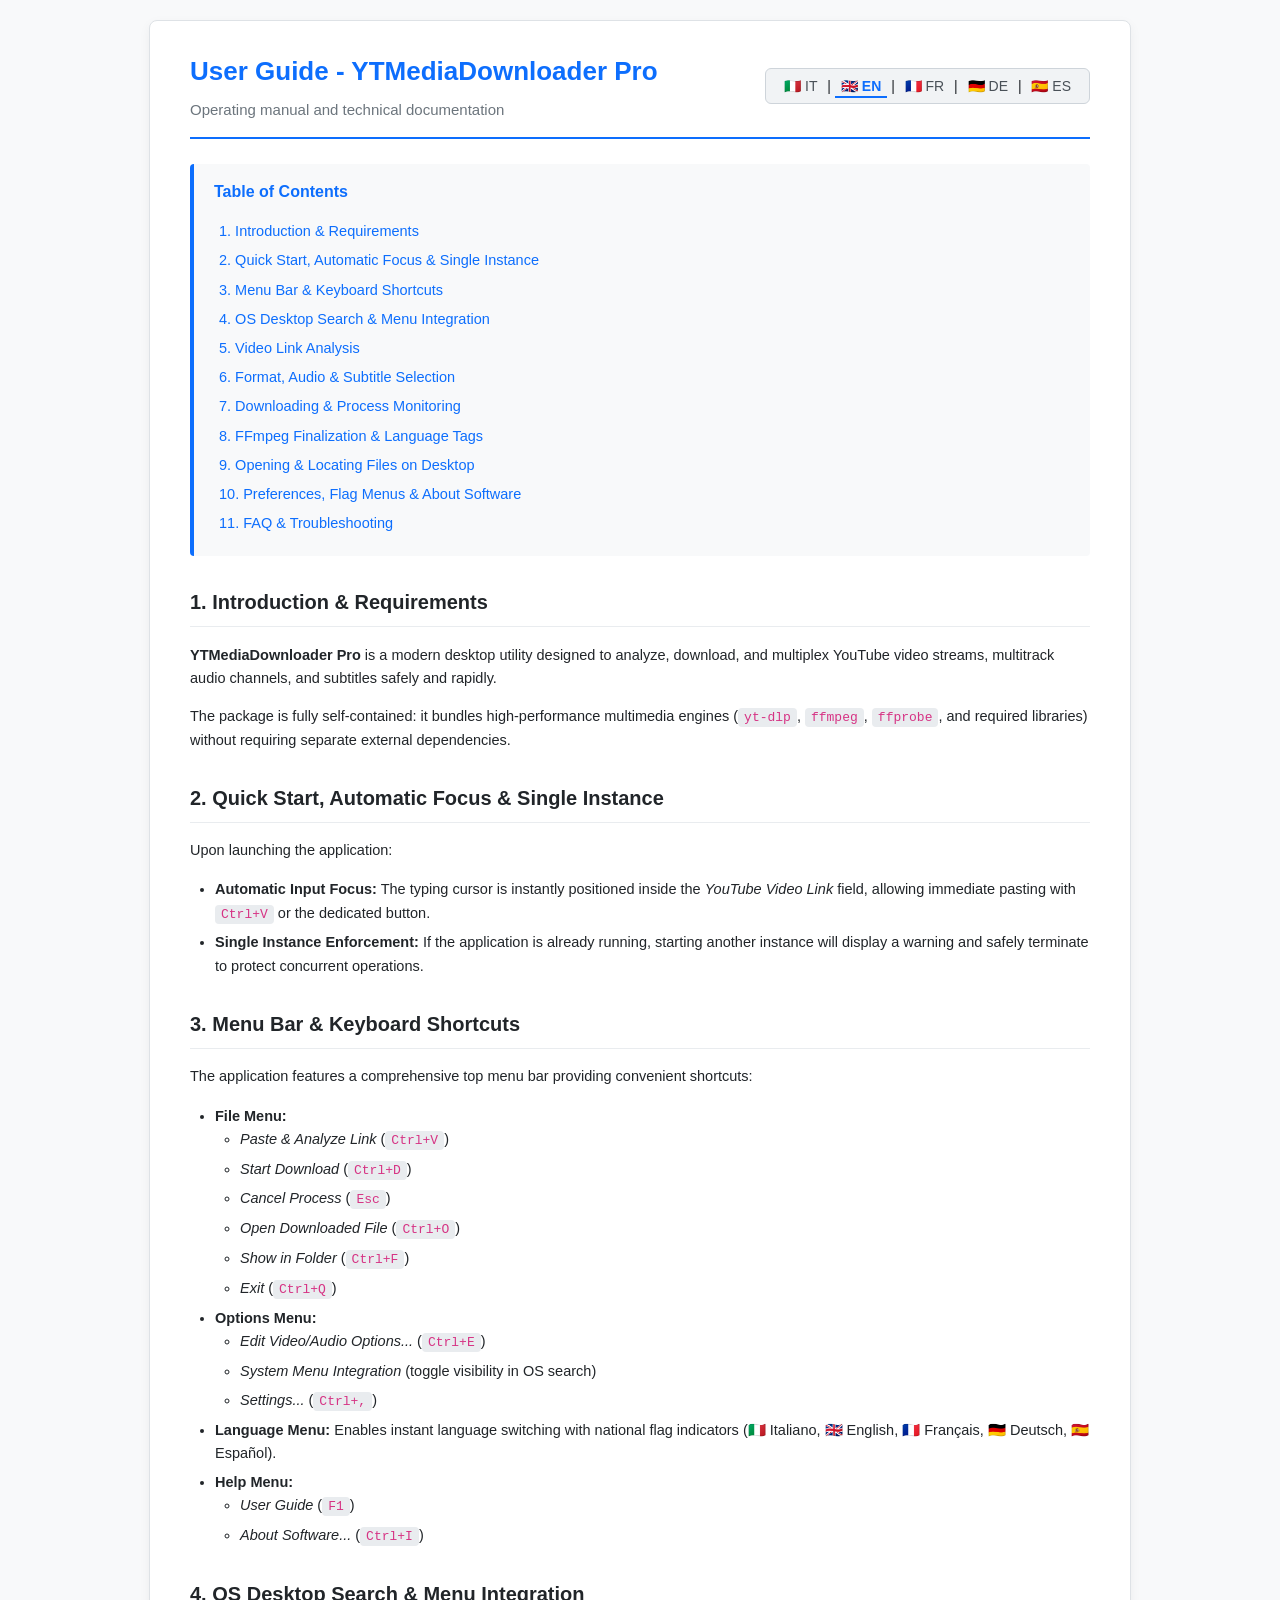
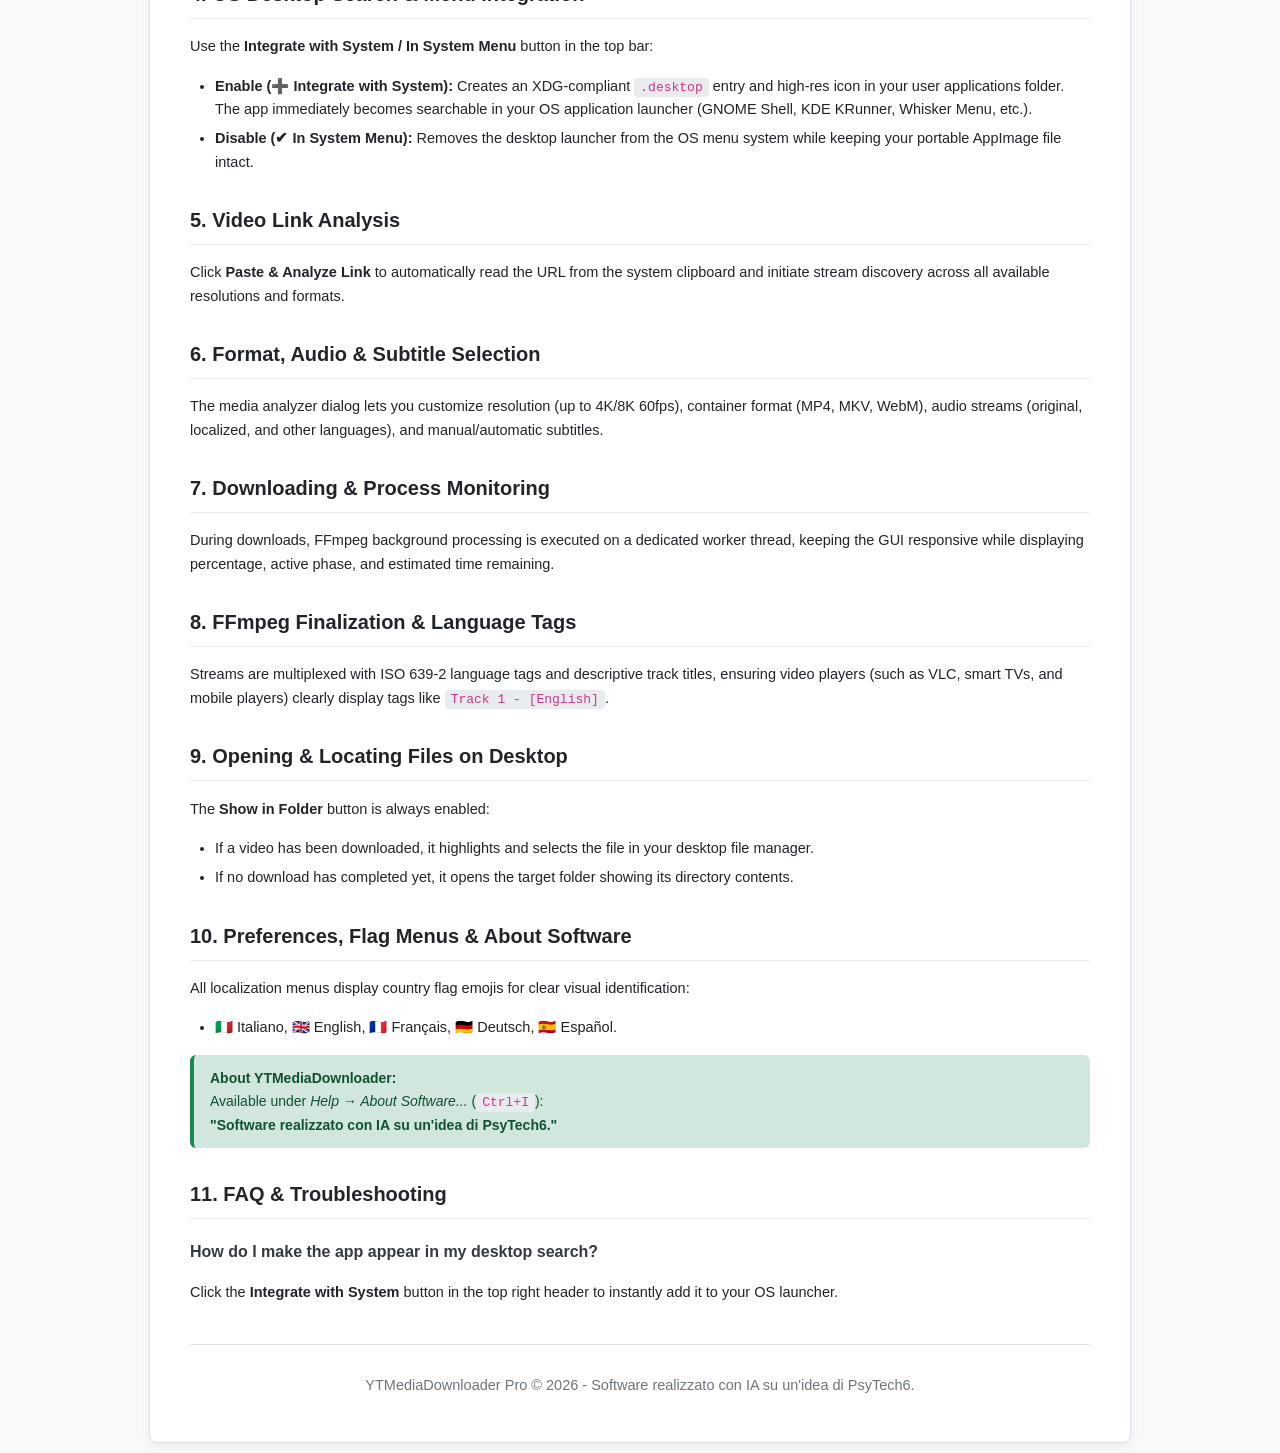
<file: YTMediaDownloader/docs/user-guide/index.html>
<!DOCTYPE html>
<html lang="it">
<head>
    <meta charset="UTF-8">
    <meta name="viewport" content="width=device-width, initial-scale=1.0">
    <title>YTMediaDownloader - Guida Utente / User Guide</title>
    <link rel="stylesheet" href="style.css">
    <script>
        // Rilevamento automatico della lingua del browser/sistema
        (function() {
            var userLang = (navigator.language || navigator.userLanguage || 'it').toLowerCase();
            var target = 'guide_it.html';
            if (userLang.startsWith('en')) {
                target = 'guide_en.html';
            } else if (userLang.startsWith('fr')) {
                target = 'guide_fr.html';
            } else if (userLang.startsWith('de')) {
                target = 'guide_de.html';
            } else if (userLang.startsWith('es')) {
                target = 'guide_es.html';
            } else if (userLang.startsWith('it')) {
                target = 'guide_it.html';
            }
            // Reindirizzamento automatico se caricato in un browser completo
            if (window.location.search.indexOf('no_redirect') === -1 && window.location.hash.indexOf('no_redirect') === -1) {
                window.location.replace(target);
            }
        })();
    </script>
</head>
<body>
    <div class="container">
        <header>
            <div class="header-top">
                <div>
                    <h1>YTMediaDownloader</h1>
                    <p class="subtitle">Guida Utente Ufficiale Multilingua / Official User Guide</p>
                </div>
                <div class="lang-selector">
                    <a href="guide_it.html">🇮🇹 Italiano</a> |
                    <a href="guide_en.html">🇬🇧 English</a> |
                    <a href="guide_fr.html">🇫🇷 Français</a> |
                    <a href="guide_de.html">🇩🇪 Deutsch</a> |
                    <a href="guide_es.html">🇪🇸 Español</a>
                </div>
            </div>
        </header>

        <h2>Benvenuto / Welcome</h2>
        <p>Seleziona la tua lingua per consultare la guida utente completa di <strong>YTMediaDownloader</strong>:</p>
        
        <ul>
            <li><a href="guide_it.html"><strong>🇮🇹 Italiano</strong> - Guida Utente completa, configurazione e risoluzione problemi</a></li>
            <li><a href="guide_en.html"><strong>🇬🇧 English</strong> - Complete User Guide, configuration and troubleshooting</a></li>
            <li><a href="guide_fr.html"><strong>🇫🇷 Français</strong> - Guide de l'utilisateur complet, configuration et dépannage</a></li>
            <li><a href="guide_de.html"><strong>🇩🇪 Deutsch</strong> - Vollständiges Benutzerhandbuch, Konfiguration und Fehlerbehebung</a></li>
            <li><a href="guide_es.html"><strong>🇪🇸 Español</strong> - Guía del usuario completa, configuración y solución de problemas</a></li>
        </ul>

        <footer>
            <p>YTMediaDownloader &copy; 2026 - Documentazione Ufficiale</p>
        </footer>
    </div>
</body>
</html>
</file>
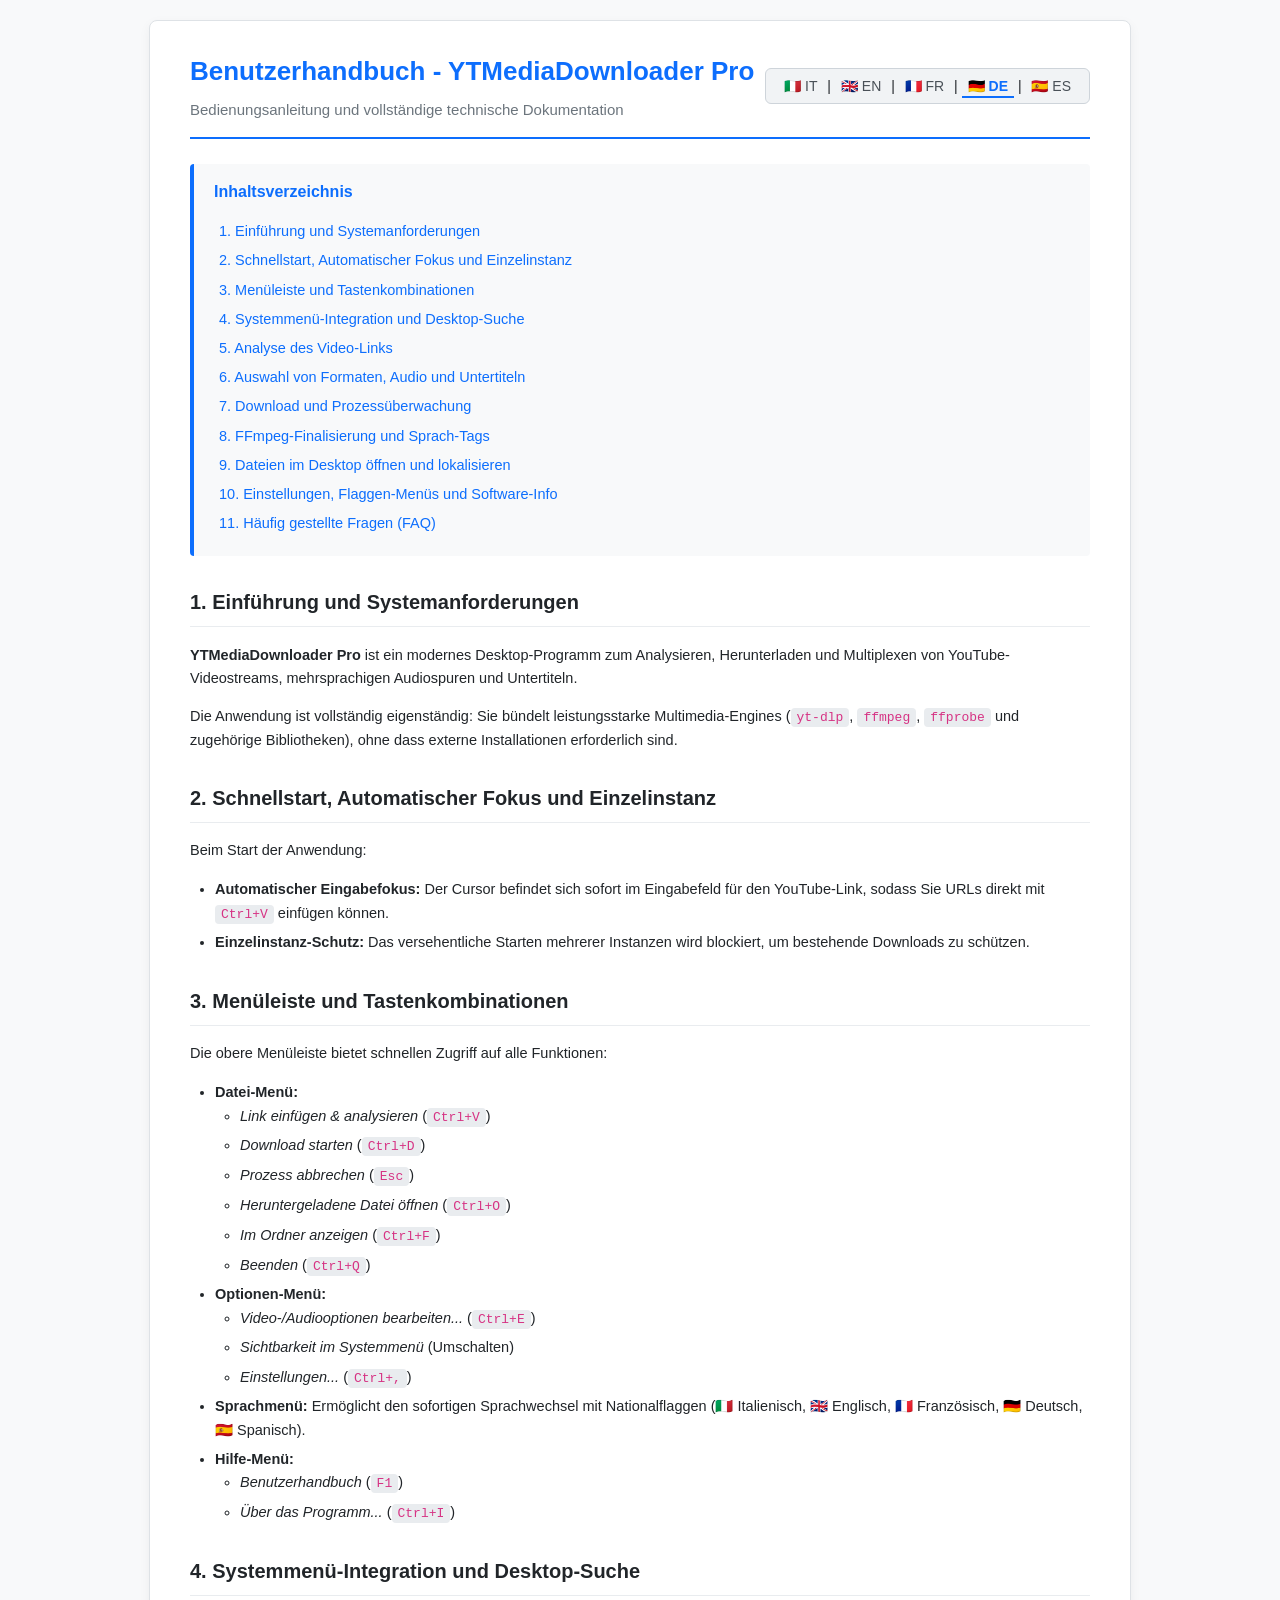
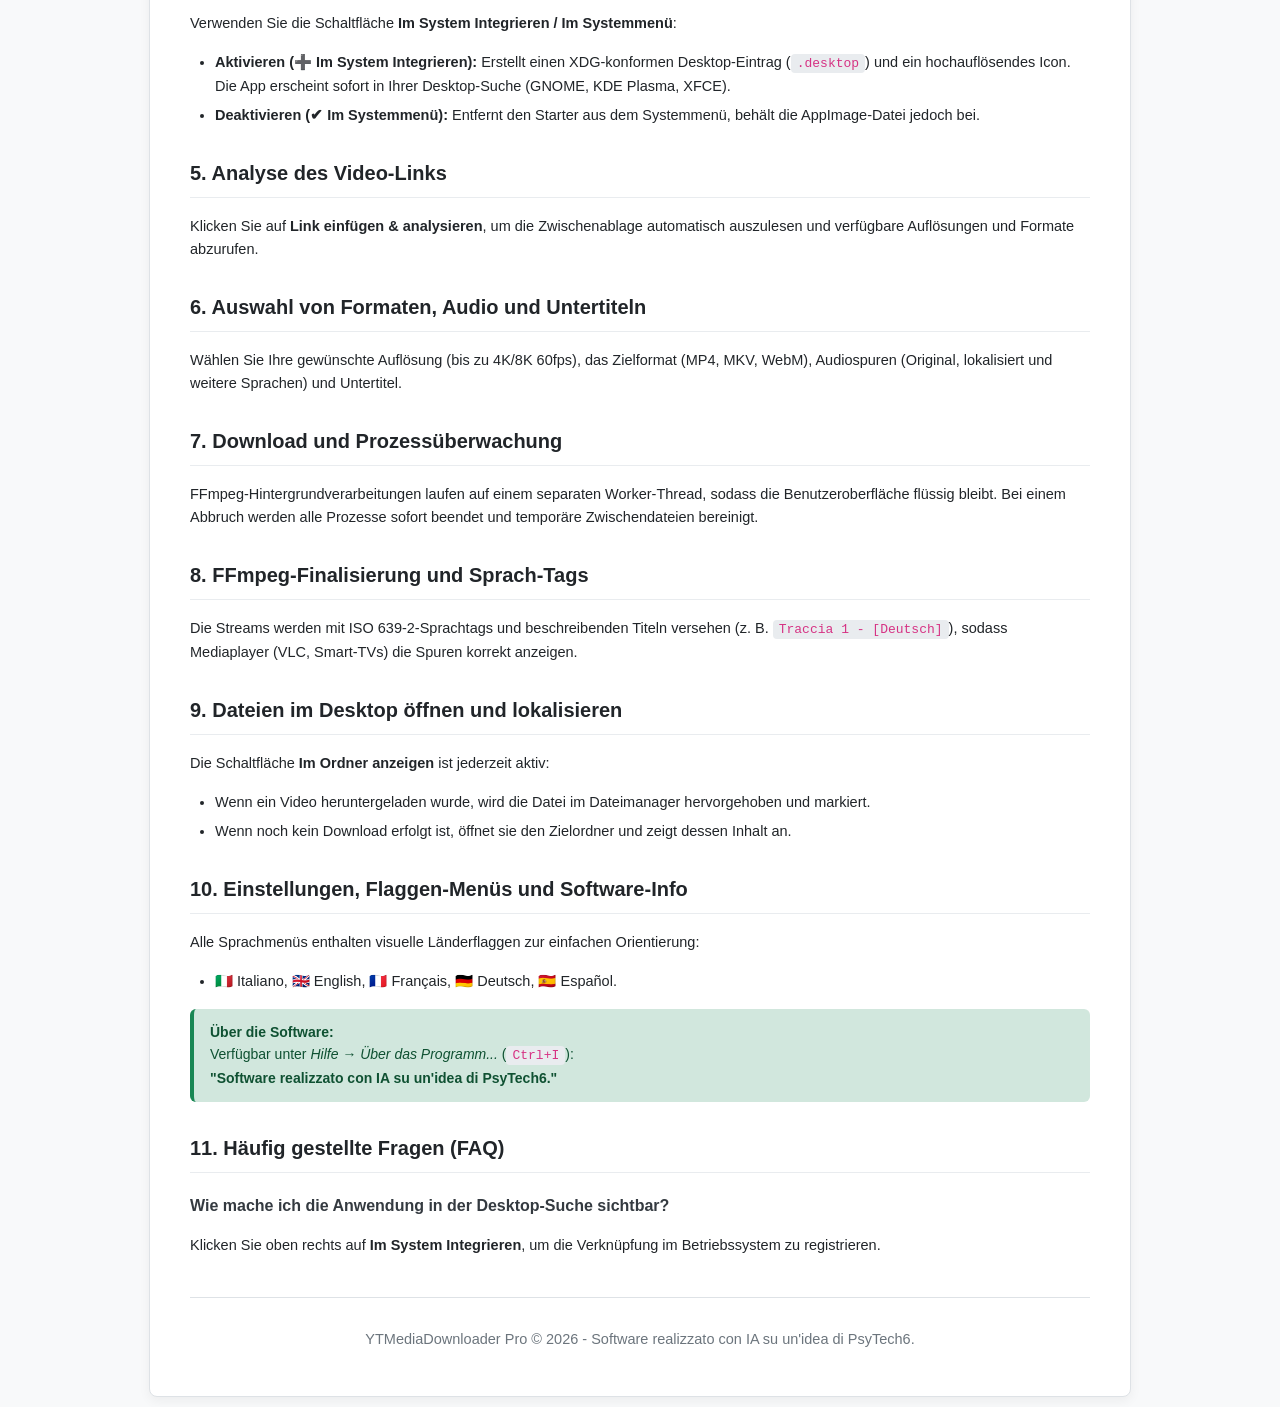
<file: YTMediaDownloader/docs/user-guide/guide_de.html>
<!DOCTYPE html>
<html lang="de">
<head>
    <meta charset="UTF-8">
    <meta name="viewport" content="width=device-width, initial-scale=1.0">
    <title>Benutzerhandbuch - YTMediaDownloader Pro</title>
    <link rel="stylesheet" href="style.css">
</head>
<body>
    <div class="container">
        <header>
            <div class="header-top">
                <div>
                    <h1>Benutzerhandbuch - YTMediaDownloader Pro</h1>
                    <p class="subtitle">Bedienungsanleitung und vollständige technische Dokumentation</p>
                </div>
                <div class="lang-selector">
                    <a href="guide_it.html">🇮🇹 IT</a> |
                    <a href="guide_en.html">🇬🇧 EN</a> |
                    <a href="guide_fr.html">🇫🇷 FR</a> |
                    <a href="guide_de.html" class="active">🇩🇪 DE</a> |
                    <a href="guide_es.html">🇪🇸 ES</a>
                </div>
            </div>
        </header>

        <nav class="toc">
            <h3>Inhaltsverzeichnis</h3>
            <ul>
                <li><a href="#intro">1. Einführung und Systemanforderungen</a></li>
                <li><a href="#startup">2. Schnellstart, Automatischer Fokus und Einzelinstanz</a></li>
                <li><a href="#menubar">3. Menüleiste und Tastenkombinationen</a></li>
                <li><a href="#system">4. Systemmenü-Integration und Desktop-Suche</a></li>
                <li><a href="#analysis">5. Analyse des Video-Links</a></li>
                <li><a href="#options">6. Auswahl von Formaten, Audio und Untertiteln</a></li>
                <li><a href="#download">7. Download und Prozessüberwachung</a></li>
                <li><a href="#finalization">8. FFmpeg-Finalisierung und Sprach-Tags</a></li>
                <li><a href="#file-manager">9. Dateien im Desktop öffnen und lokalisieren</a></li>
                <li><a href="#settings">10. Einstellungen, Flaggen-Menüs und Software-Info</a></li>
                <li><a href="#faq">11. Häufig gestellte Fragen (FAQ)</a></li>
            </ul>
        </nav>

        <section id="intro">
            <h2>1. Einführung und Systemanforderungen</h2>
            <p><strong>YTMediaDownloader Pro</strong> ist ein modernes Desktop-Programm zum Analysieren, Herunterladen und Multiplexen von YouTube-Videostreams, mehrsprachigen Audiospuren und Untertiteln.</p>
            <p>Die Anwendung ist vollständig eigenständig: Sie bündelt leistungsstarke Multimedia-Engines (<code>yt-dlp</code>, <code>ffmpeg</code>, <code>ffprobe</code> und zugehörige Bibliotheken), ohne dass externe Installationen erforderlich sind.</p>
        </section>

        <section id="startup">
            <h2>2. Schnellstart, Automatischer Fokus und Einzelinstanz</h2>
            <p>Beim Start der Anwendung:</p>
            <ul>
                <li><strong>Automatischer Eingabefokus:</strong> Der Cursor befindet sich sofort im Eingabefeld für den YouTube-Link, sodass Sie URLs direkt mit <code>Ctrl+V</code> einfügen können.</li>
                <li><strong>Einzelinstanz-Schutz:</strong> Das versehentliche Starten mehrerer Instanzen wird blockiert, um bestehende Downloads zu schützen.</li>
            </ul>
        </section>

        <section id="menubar">
            <h2>3. Menüleiste und Tastenkombinationen</h2>
            <p>Die obere Menüleiste bietet schnellen Zugriff auf alle Funktionen:</p>
            <ul>
                <li><strong>Datei-Menü:</strong>
                    <ul>
                        <li><em>Link einfügen &amp; analysieren</em> (<code>Ctrl+V</code>)</li>
                        <li><em>Download starten</em> (<code>Ctrl+D</code>)</li>
                        <li><em>Prozess abbrechen</em> (<code>Esc</code>)</li>
                        <li><em>Heruntergeladene Datei öffnen</em> (<code>Ctrl+O</code>)</li>
                        <li><em>Im Ordner anzeigen</em> (<code>Ctrl+F</code>)</li>
                        <li><em>Beenden</em> (<code>Ctrl+Q</code>)</li>
                    </ul>
                </li>
                <li><strong>Optionen-Menü:</strong>
                    <ul>
                        <li><em>Video-/Audiooptionen bearbeiten...</em> (<code>Ctrl+E</code>)</li>
                        <li><em>Sichtbarkeit im Systemmenü</em> (Umschalten)</li>
                        <li><em>Einstellungen...</em> (<code>Ctrl+,</code>)</li>
                    </ul>
                </li>
                <li><strong>Sprachmenü:</strong>
                    Ermöglicht den sofortigen Sprachwechsel mit Nationalflaggen (🇮🇹 Italienisch, 🇬🇧 Englisch, 🇫🇷 Französisch, 🇩🇪 Deutsch, 🇪🇸 Spanisch).
                </li>
                <li><strong>Hilfe-Menü:</strong>
                    <ul>
                        <li><em>Benutzerhandbuch</em> (<code>F1</code>)</li>
                        <li><em>Über das Programm...</em> (<code>Ctrl+I</code>)</li>
                    </ul>
                </li>
            </ul>
        </section>

        <section id="system">
            <h2>4. Systemmenü-Integration und Desktop-Suche</h2>
            <p>Verwenden Sie die Schaltfläche <strong>Im System Integrieren / Im Systemmenü</strong>:</p>
            <ul>
                <li><strong>Aktivieren (➕ Im System Integrieren):</strong> Erstellt einen XDG-konformen Desktop-Eintrag (<code>.desktop</code>) und ein hochauflösendes Icon. Die App erscheint sofort in Ihrer Desktop-Suche (GNOME, KDE Plasma, XFCE).</li>
                <li><strong>Deaktivieren (✔ Im Systemmenü):</strong> Entfernt den Starter aus dem Systemmenü, behält die AppImage-Datei jedoch bei.</li>
            </ul>
        </section>

        <section id="analysis">
            <h2>5. Analyse des Video-Links</h2>
            <p>Klicken Sie auf <strong>Link einfügen &amp; analysieren</strong>, um die Zwischenablage automatisch auszulesen und verfügbare Auflösungen und Formate abzurufen.</p>
        </section>

        <section id="options">
            <h2>6. Auswahl von Formaten, Audio und Untertiteln</h2>
            <p>Wählen Sie Ihre gewünschte Auflösung (bis zu 4K/8K 60fps), das Zielformat (MP4, MKV, WebM), Audiospuren (Original, lokalisiert und weitere Sprachen) und Untertitel.</p>
        </section>

        <section id="download">
            <h2>7. Download und Prozessüberwachung</h2>
            <p>FFmpeg-Hintergrundverarbeitungen laufen auf einem separaten Worker-Thread, sodass die Benutzeroberfläche flüssig bleibt. Bei einem Abbruch werden alle Prozesse sofort beendet und temporäre Zwischendateien bereinigt.</p>
        </section>

        <section id="finalization">
            <h2>8. FFmpeg-Finalisierung und Sprach-Tags</h2>
            <p>Die Streams werden mit ISO 639-2-Sprachtags und beschreibenden Titeln versehen (z. B. <code>Traccia 1 - [Deutsch]</code>), sodass Mediaplayer (VLC, Smart-TVs) die Spuren korrekt anzeigen.</p>
        </section>

        <section id="file-manager">
            <h2>9. Dateien im Desktop öffnen und lokalisieren</h2>
            <p>Die Schaltfläche <strong>Im Ordner anzeigen</strong> ist jederzeit aktiv:</p>
            <ul>
                <li>Wenn ein Video heruntergeladen wurde, wird die Datei im Dateimanager hervorgehoben und markiert.</li>
                <li>Wenn noch kein Download erfolgt ist, öffnet sie den Zielordner und zeigt dessen Inhalt an.</li>
            </ul>
        </section>

        <section id="settings">
            <h2>10. Einstellungen, Flaggen-Menüs und Software-Info</h2>
            <p>Alle Sprachmenüs enthalten visuelle Länderflaggen zur einfachen Orientierung:</p>
            <ul>
                <li>🇮🇹 Italiano, 🇬🇧 English, 🇫🇷 Français, 🇩🇪 Deutsch, 🇪🇸 Español.</li>
            </ul>
            <div class="callout callout-tip">
                <strong>Über die Software:</strong>
                <br>Verfügbar unter <em>Hilfe &rarr; Über das Programm...</em> (<code>Ctrl+I</code>):
                <br><strong>"Software realizzato con IA su un'idea di PsyTech6."</strong>
            </div>
        </section>

        <section id="faq">
            <h2>11. Häufig gestellte Fragen (FAQ)</h2>
            <h3>Wie mache ich die Anwendung in der Desktop-Suche sichtbar?</h3>
            <p>Klicken Sie oben rechts auf <strong>Im System Integrieren</strong>, um die Verknüpfung im Betriebssystem zu registrieren.</p>
        </section>

        <footer>
            <p>YTMediaDownloader Pro &copy; 2026 - Software realizzato con IA su un'idea di PsyTech6.</p>
        </footer>
    </div>
</body>
</html>
</file>
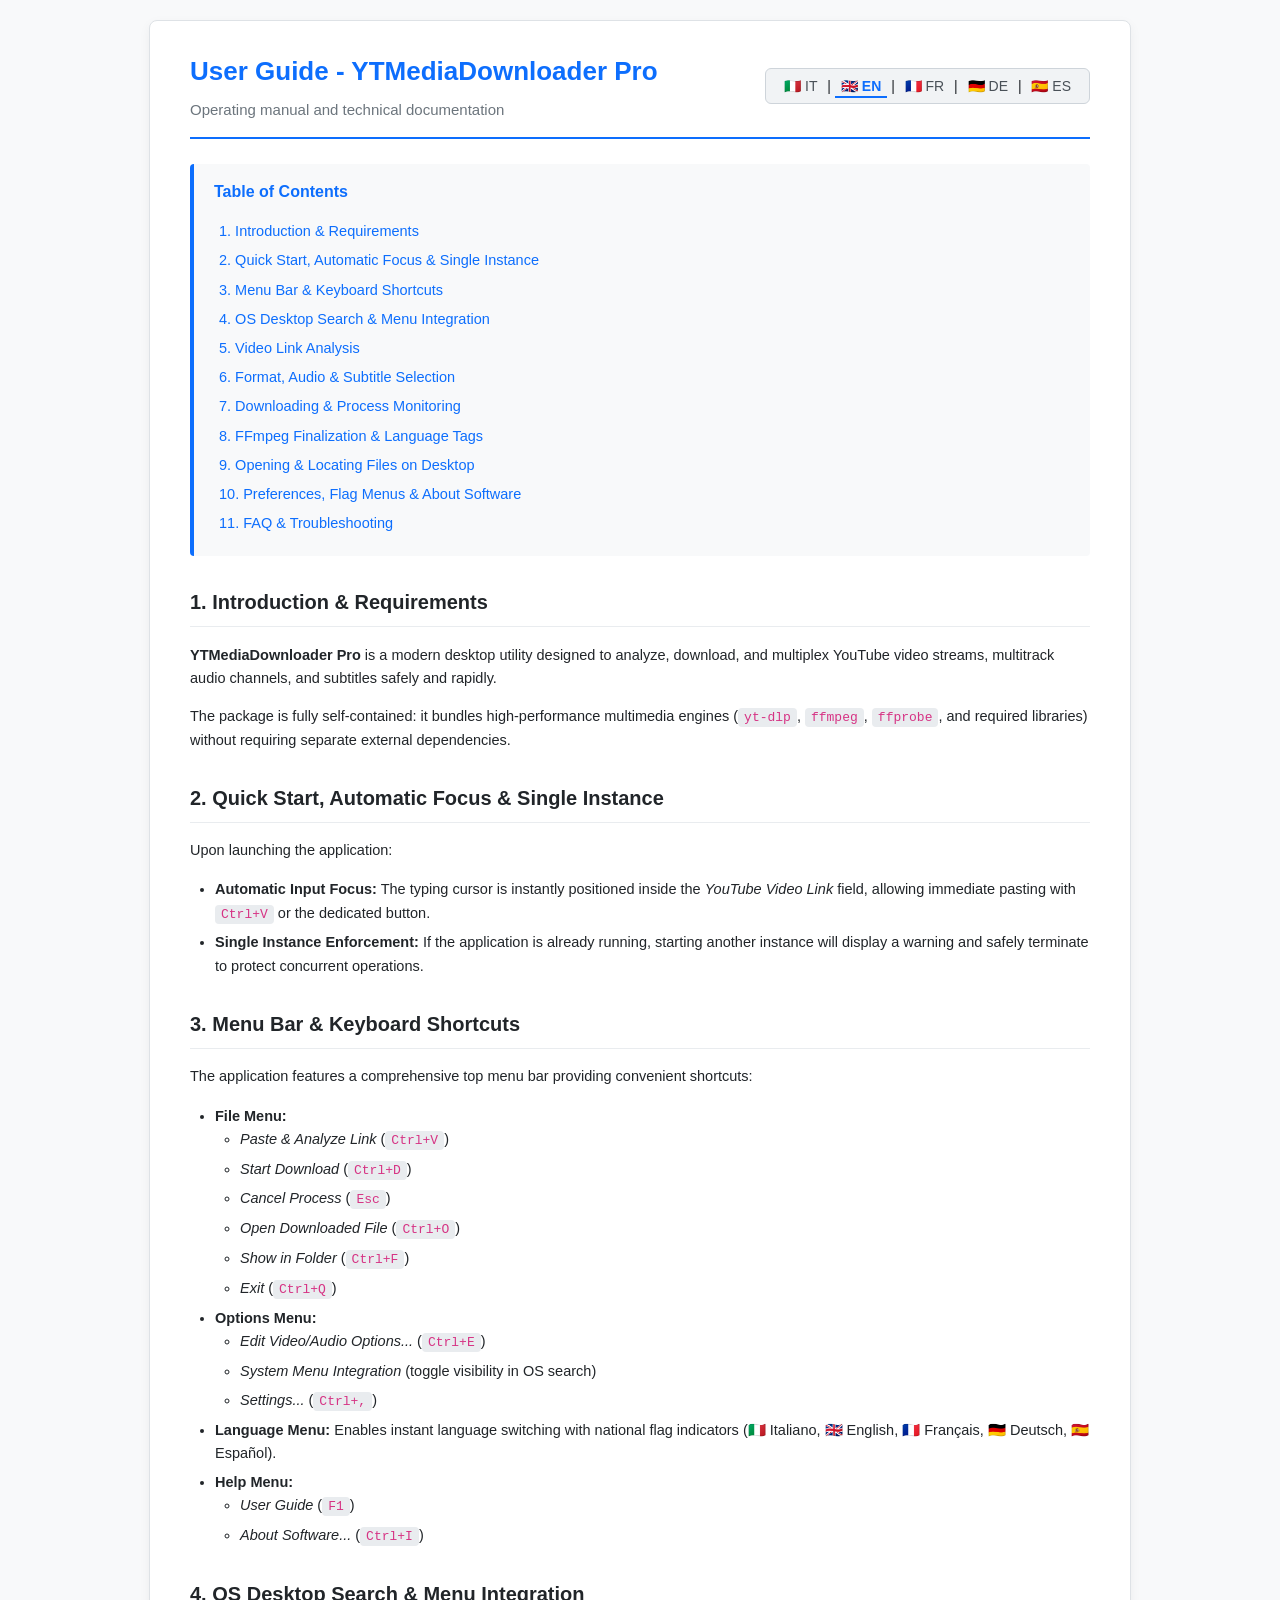
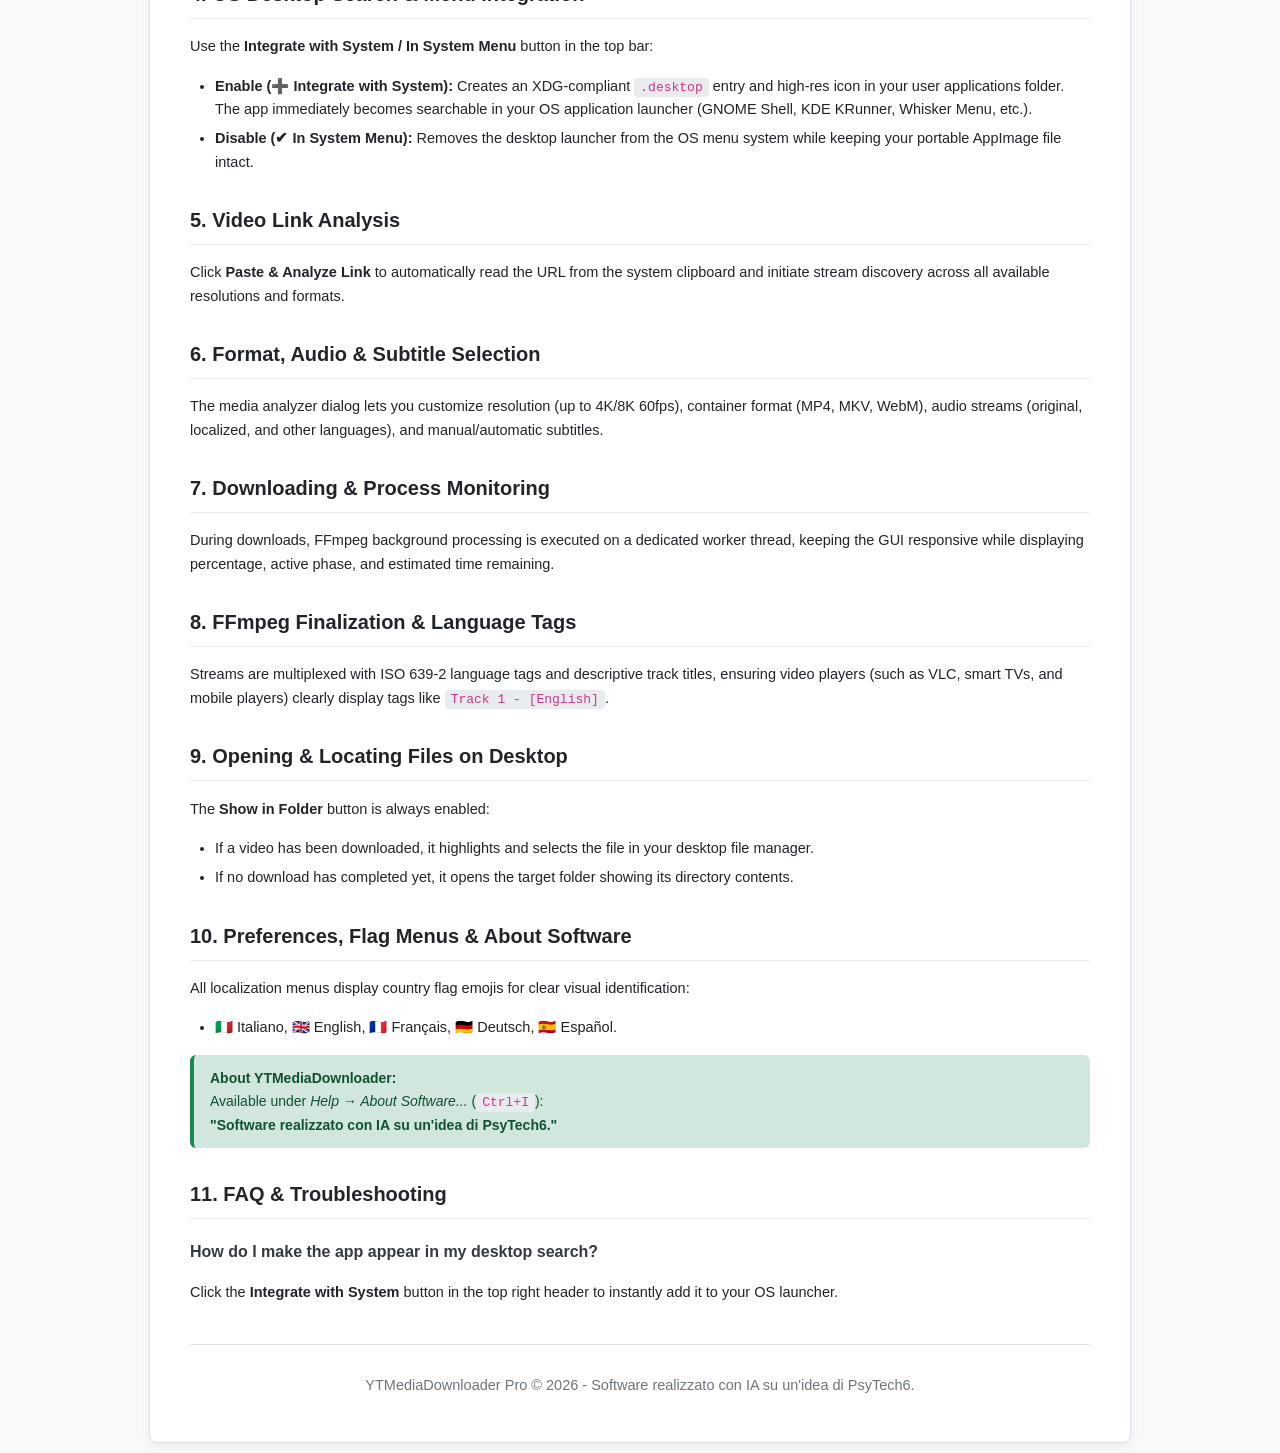
<file: YTMediaDownloader/docs/user-guide/guide_en.html>
<!DOCTYPE html>
<html lang="en">
<head>
    <meta charset="UTF-8">
    <meta name="viewport" content="width=device-width, initial-scale=1.0">
    <title>User Guide - YTMediaDownloader Pro</title>
    <link rel="stylesheet" href="style.css">
</head>
<body>
    <div class="container">
        <header>
            <div class="header-top">
                <div>
                    <h1>User Guide - YTMediaDownloader Pro</h1>
                    <p class="subtitle">Operating manual and technical documentation</p>
                </div>
                <div class="lang-selector">
                    <a href="guide_it.html">🇮🇹 IT</a> |
                    <a href="guide_en.html" class="active">🇬🇧 EN</a> |
                    <a href="guide_fr.html">🇫🇷 FR</a> |
                    <a href="guide_de.html">🇩🇪 DE</a> |
                    <a href="guide_es.html">🇪🇸 ES</a>
                </div>
            </div>
        </header>

        <nav class="toc">
            <h3>Table of Contents</h3>
            <ul>
                <li><a href="#intro">1. Introduction &amp; Requirements</a></li>
                <li><a href="#startup">2. Quick Start, Automatic Focus &amp; Single Instance</a></li>
                <li><a href="#menubar">3. Menu Bar &amp; Keyboard Shortcuts</a></li>
                <li><a href="#system">4. OS Desktop Search &amp; Menu Integration</a></li>
                <li><a href="#analysis">5. Video Link Analysis</a></li>
                <li><a href="#options">6. Format, Audio &amp; Subtitle Selection</a></li>
                <li><a href="#download">7. Downloading &amp; Process Monitoring</a></li>
                <li><a href="#finalization">8. FFmpeg Finalization &amp; Language Tags</a></li>
                <li><a href="#file-manager">9. Opening &amp; Locating Files on Desktop</a></li>
                <li><a href="#settings">10. Preferences, Flag Menus &amp; About Software</a></li>
                <li><a href="#faq">11. FAQ &amp; Troubleshooting</a></li>
            </ul>
        </nav>

        <section id="intro">
            <h2>1. Introduction &amp; Requirements</h2>
            <p><strong>YTMediaDownloader Pro</strong> is a modern desktop utility designed to analyze, download, and multiplex YouTube video streams, multitrack audio channels, and subtitles safely and rapidly.</p>
            <p>The package is fully self-contained: it bundles high-performance multimedia engines (<code>yt-dlp</code>, <code>ffmpeg</code>, <code>ffprobe</code>, and required libraries) without requiring separate external dependencies.</p>
        </section>

        <section id="startup">
            <h2>2. Quick Start, Automatic Focus &amp; Single Instance</h2>
            <p>Upon launching the application:</p>
            <ul>
                <li><strong>Automatic Input Focus:</strong> The typing cursor is instantly positioned inside the <em>YouTube Video Link</em> field, allowing immediate pasting with <code>Ctrl+V</code> or the dedicated button.</li>
                <li><strong>Single Instance Enforcement:</strong> If the application is already running, starting another instance will display a warning and safely terminate to protect concurrent operations.</li>
            </ul>
        </section>

        <section id="menubar">
            <h2>3. Menu Bar &amp; Keyboard Shortcuts</h2>
            <p>The application features a comprehensive top menu bar providing convenient shortcuts:</p>
            <ul>
                <li><strong>File Menu:</strong>
                    <ul>
                        <li><em>Paste &amp; Analyze Link</em> (<code>Ctrl+V</code>)</li>
                        <li><em>Start Download</em> (<code>Ctrl+D</code>)</li>
                        <li><em>Cancel Process</em> (<code>Esc</code>)</li>
                        <li><em>Open Downloaded File</em> (<code>Ctrl+O</code>)</li>
                        <li><em>Show in Folder</em> (<code>Ctrl+F</code>)</li>
                        <li><em>Exit</em> (<code>Ctrl+Q</code>)</li>
                    </ul>
                </li>
                <li><strong>Options Menu:</strong>
                    <ul>
                        <li><em>Edit Video/Audio Options...</em> (<code>Ctrl+E</code>)</li>
                        <li><em>System Menu Integration</em> (toggle visibility in OS search)</li>
                        <li><em>Settings...</em> (<code>Ctrl+,</code>)</li>
                    </ul>
                </li>
                <li><strong>Language Menu:</strong>
                    Enables instant language switching with national flag indicators (🇮🇹 Italiano, 🇬🇧 English, 🇫🇷 Français, 🇩🇪 Deutsch, 🇪🇸 Español).
                </li>
                <li><strong>Help Menu:</strong>
                    <ul>
                        <li><em>User Guide</em> (<code>F1</code>)</li>
                        <li><em>About Software...</em> (<code>Ctrl+I</code>)</li>
                    </ul>
                </li>
            </ul>
        </section>

        <section id="system">
            <h2>4. OS Desktop Search &amp; Menu Integration</h2>
            <p>Use the <strong>Integrate with System / In System Menu</strong> button in the top bar:</p>
            <ul>
                <li><strong>Enable (➕ Integrate with System):</strong> Creates an XDG-compliant <code>.desktop</code> entry and high-res icon in your user applications folder. The app immediately becomes searchable in your OS application launcher (GNOME Shell, KDE KRunner, Whisker Menu, etc.).</li>
                <li><strong>Disable (✔ In System Menu):</strong> Removes the desktop launcher from the OS menu system while keeping your portable AppImage file intact.</li>
            </ul>
        </section>

        <section id="analysis">
            <h2>5. Video Link Analysis</h2>
            <p>Click <strong>Paste &amp; Analyze Link</strong> to automatically read the URL from the system clipboard and initiate stream discovery across all available resolutions and formats.</p>
        </section>

        <section id="options">
            <h2>6. Format, Audio &amp; Subtitle Selection</h2>
            <p>The media analyzer dialog lets you customize resolution (up to 4K/8K 60fps), container format (MP4, MKV, WebM), audio streams (original, localized, and other languages), and manual/automatic subtitles.</p>
        </section>

        <section id="download">
            <h2>7. Downloading &amp; Process Monitoring</h2>
            <p>During downloads, FFmpeg background processing is executed on a dedicated worker thread, keeping the GUI responsive while displaying percentage, active phase, and estimated time remaining.</p>
        </section>

        <section id="finalization">
            <h2>8. FFmpeg Finalization &amp; Language Tags</h2>
            <p>Streams are multiplexed with ISO 639-2 language tags and descriptive track titles, ensuring video players (such as VLC, smart TVs, and mobile players) clearly display tags like <code>Track 1 - [English]</code>.</p>
        </section>

        <section id="file-manager">
            <h2>9. Opening &amp; Locating Files on Desktop</h2>
            <p>The <strong>Show in Folder</strong> button is always enabled:</p>
            <ul>
                <li>If a video has been downloaded, it highlights and selects the file in your desktop file manager.</li>
                <li>If no download has completed yet, it opens the target folder showing its directory contents.</li>
            </ul>
        </section>

        <section id="settings">
            <h2>10. Preferences, Flag Menus &amp; About Software</h2>
            <p>All localization menus display country flag emojis for clear visual identification:</p>
            <ul>
                <li>🇮🇹 Italiano, 🇬🇧 English, 🇫🇷 Français, 🇩🇪 Deutsch, 🇪🇸 Español.</li>
            </ul>
            <div class="callout callout-tip">
                <strong>About YTMediaDownloader:</strong>
                <br>Available under <em>Help &rarr; About Software...</em> (<code>Ctrl+I</code>):
                <br><strong>"Software realizzato con IA su un'idea di PsyTech6."</strong>
            </div>
        </section>

        <section id="faq">
            <h2>11. FAQ &amp; Troubleshooting</h2>
            <h3>How do I make the app appear in my desktop search?</h3>
            <p>Click the <strong>Integrate with System</strong> button in the top right header to instantly add it to your OS launcher.</p>
        </section>

        <footer>
            <p>YTMediaDownloader Pro &copy; 2026 - Software realizzato con IA su un'idea di PsyTech6.</p>
        </footer>
    </div>
</body>
</html>
</file>
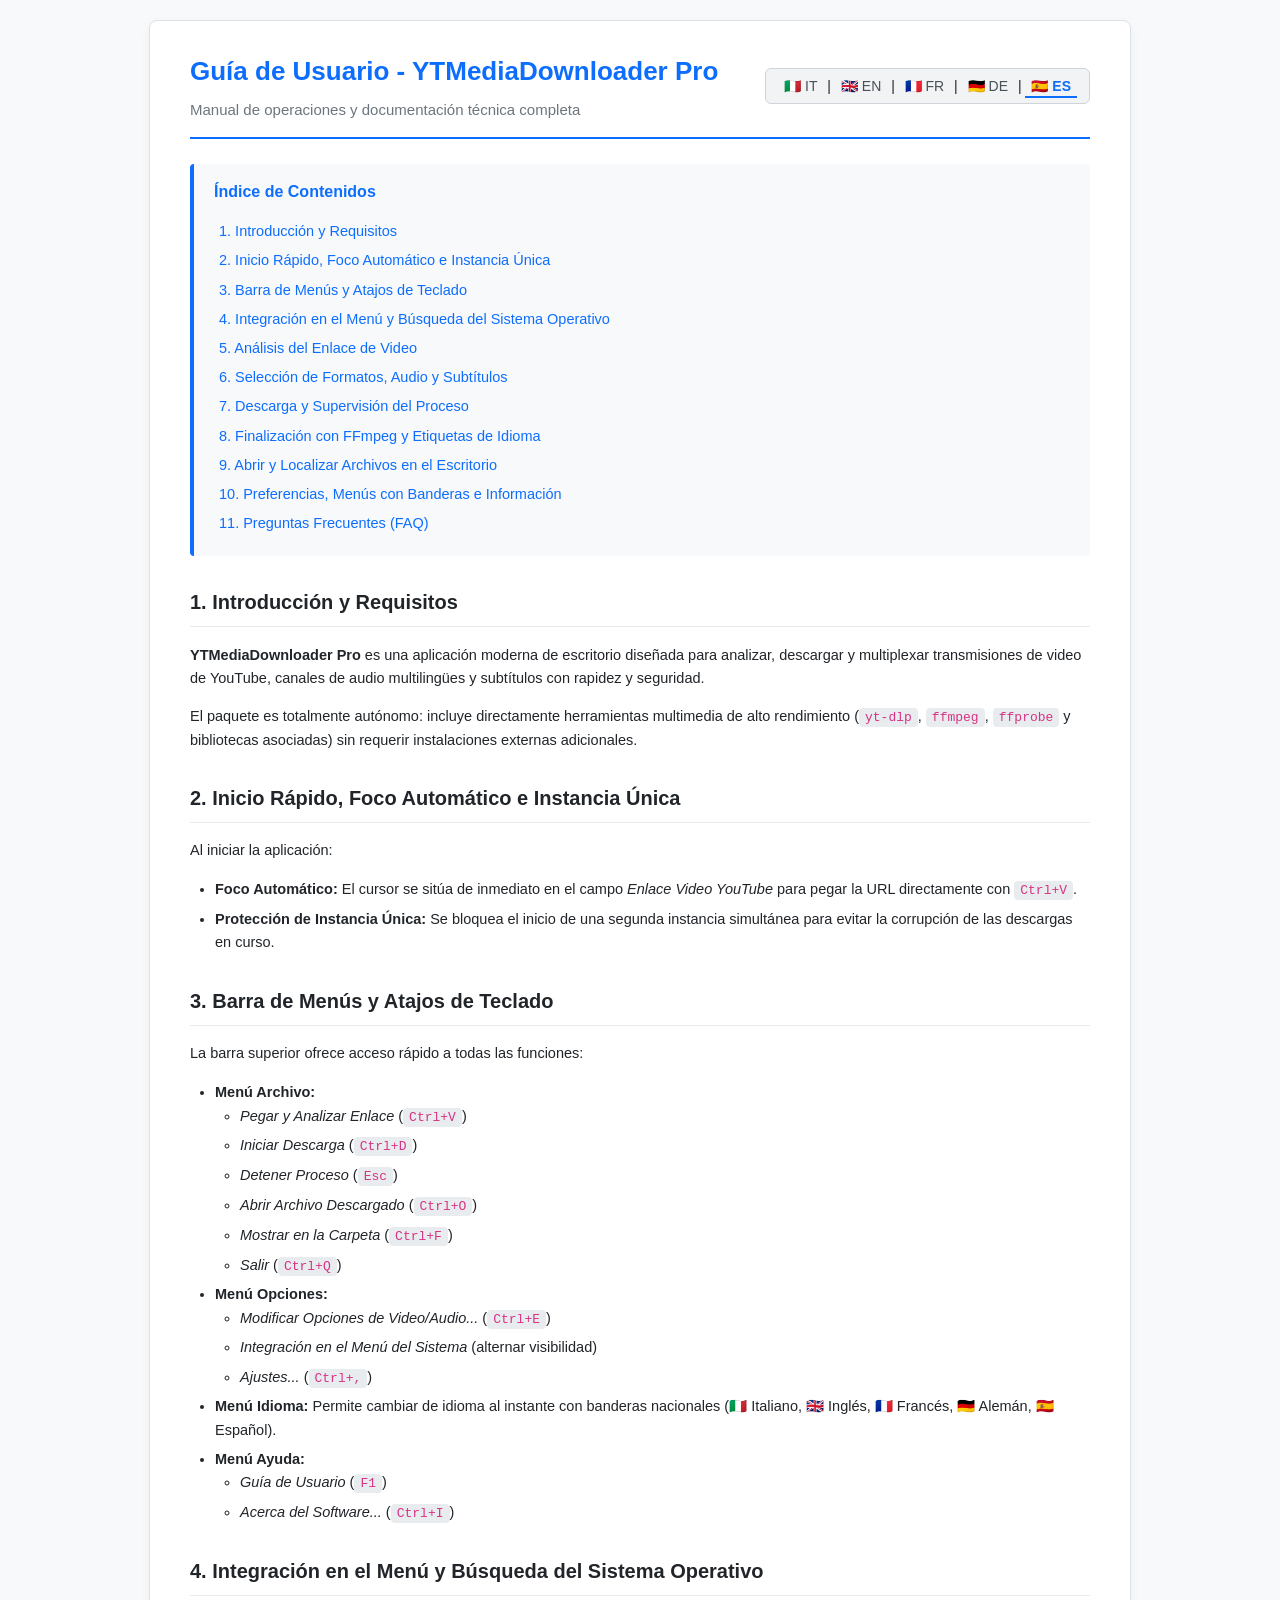
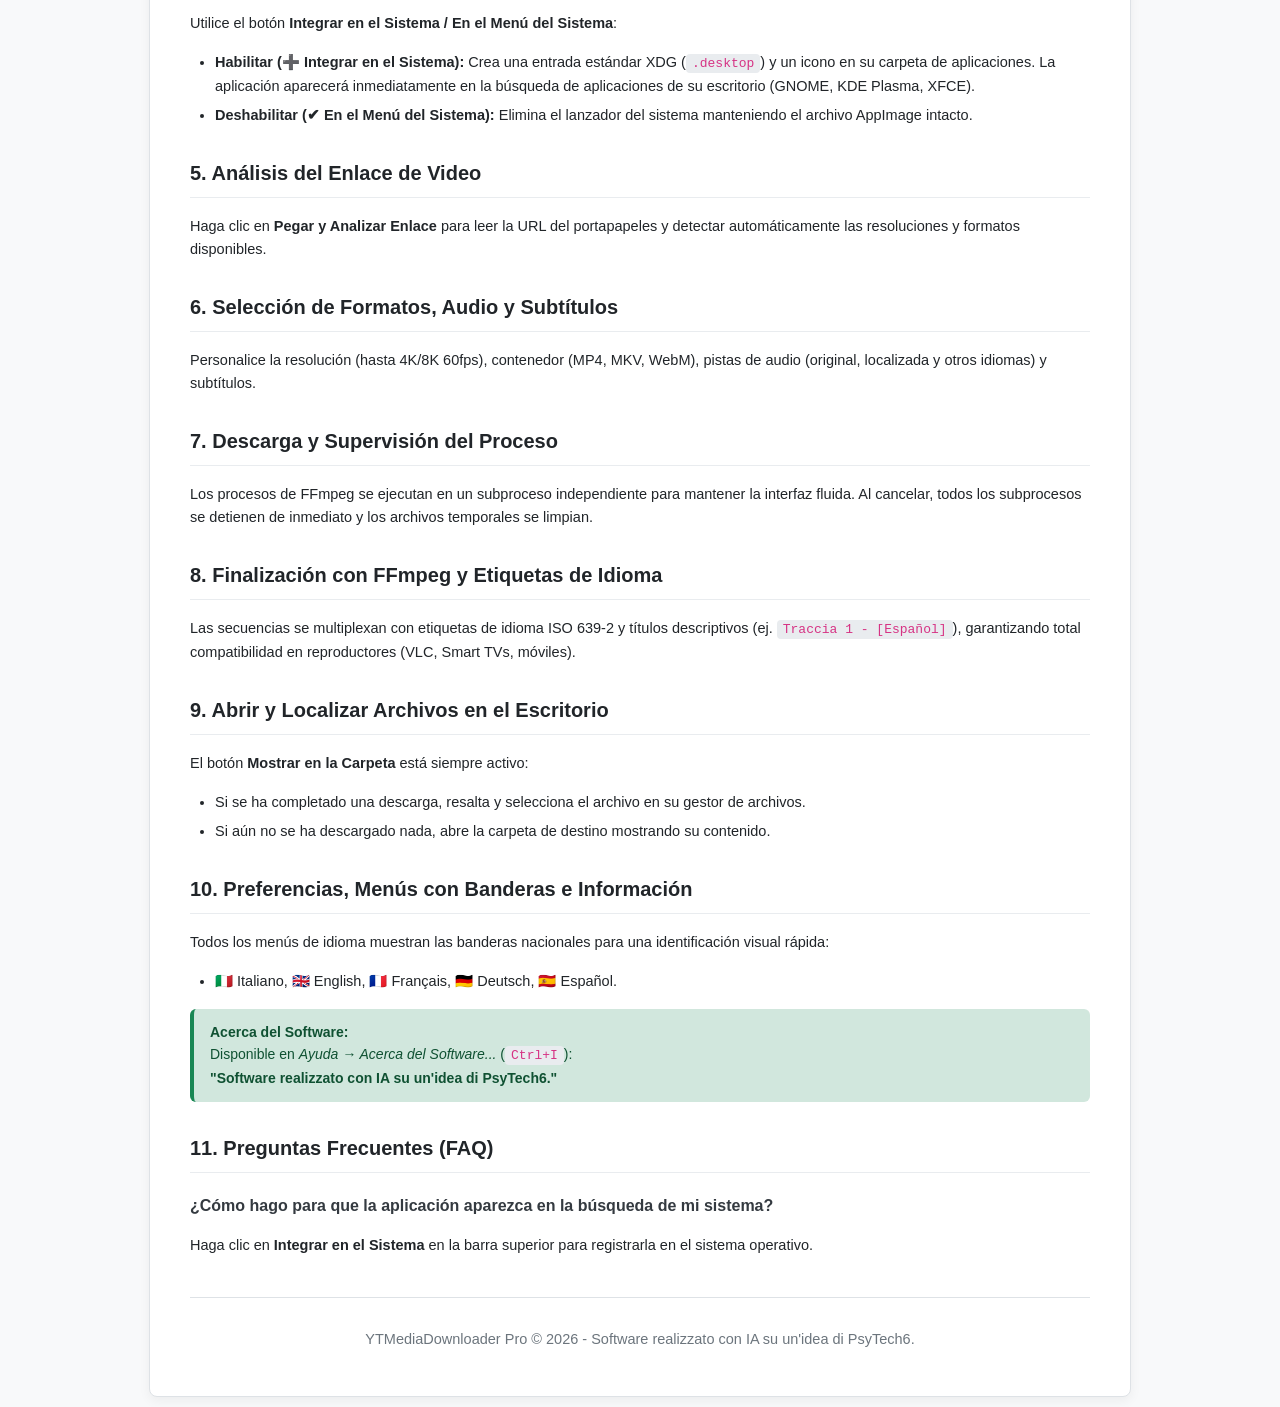
<file: YTMediaDownloader/docs/user-guide/guide_es.html>
<!DOCTYPE html>
<html lang="es">
<head>
    <meta charset="UTF-8">
    <meta name="viewport" content="width=device-width, initial-scale=1.0">
    <title>Guía de Usuario - YTMediaDownloader Pro</title>
    <link rel="stylesheet" href="style.css">
</head>
<body>
    <div class="container">
        <header>
            <div class="header-top">
                <div>
                    <h1>Guía de Usuario - YTMediaDownloader Pro</h1>
                    <p class="subtitle">Manual de operaciones y documentación técnica completa</p>
                </div>
                <div class="lang-selector">
                    <a href="guide_it.html">🇮🇹 IT</a> |
                    <a href="guide_en.html">🇬🇧 EN</a> |
                    <a href="guide_fr.html">🇫🇷 FR</a> |
                    <a href="guide_de.html">🇩🇪 DE</a> |
                    <a href="guide_es.html" class="active">🇪🇸 ES</a>
                </div>
            </div>
        </header>

        <nav class="toc">
            <h3>Índice de Contenidos</h3>
            <ul>
                <li><a href="#intro">1. Introducción y Requisitos</a></li>
                <li><a href="#startup">2. Inicio Rápido, Foco Automático e Instancia Única</a></li>
                <li><a href="#menubar">3. Barra de Menús y Atajos de Teclado</a></li>
                <li><a href="#system">4. Integración en el Menú y Búsqueda del Sistema Operativo</a></li>
                <li><a href="#analysis">5. Análisis del Enlace de Video</a></li>
                <li><a href="#options">6. Selección de Formatos, Audio y Subtítulos</a></li>
                <li><a href="#download">7. Descarga y Supervisión del Proceso</a></li>
                <li><a href="#finalization">8. Finalización con FFmpeg y Etiquetas de Idioma</a></li>
                <li><a href="#file-manager">9. Abrir y Localizar Archivos en el Escritorio</a></li>
                <li><a href="#settings">10. Preferencias, Menús con Banderas e Información</a></li>
                <li><a href="#faq">11. Preguntas Frecuentes (FAQ)</a></li>
            </ul>
        </nav>

        <section id="intro">
            <h2>1. Introducción y Requisitos</h2>
            <p><strong>YTMediaDownloader Pro</strong> es una aplicación moderna de escritorio diseñada para analizar, descargar y multiplexar transmisiones de video de YouTube, canales de audio multilingües y subtítulos con rapidez y seguridad.</p>
            <p>El paquete es totalmente autónomo: incluye directamente herramientas multimedia de alto rendimiento (<code>yt-dlp</code>, <code>ffmpeg</code>, <code>ffprobe</code> y bibliotecas asociadas) sin requerir instalaciones externas adicionales.</p>
        </section>

        <section id="startup">
            <h2>2. Inicio Rápido, Foco Automático e Instancia Única</h2>
            <p>Al iniciar la aplicación:</p>
            <ul>
                <li><strong>Foco Automático:</strong> El cursor se sitúa de inmediato en el campo <em>Enlace Video YouTube</em> para pegar la URL directamente con <code>Ctrl+V</code>.</li>
                <li><strong>Protección de Instancia Única:</strong> Se bloquea el inicio de una segunda instancia simultánea para evitar la corrupción de las descargas en curso.</li>
            </ul>
        </section>

        <section id="menubar">
            <h2>3. Barra de Menús y Atajos de Teclado</h2>
            <p>La barra superior ofrece acceso rápido a todas las funciones:</p>
            <ul>
                <li><strong>Menú Archivo:</strong>
                    <ul>
                        <li><em>Pegar y Analizar Enlace</em> (<code>Ctrl+V</code>)</li>
                        <li><em>Iniciar Descarga</em> (<code>Ctrl+D</code>)</li>
                        <li><em>Detener Proceso</em> (<code>Esc</code>)</li>
                        <li><em>Abrir Archivo Descargado</em> (<code>Ctrl+O</code>)</li>
                        <li><em>Mostrar en la Carpeta</em> (<code>Ctrl+F</code>)</li>
                        <li><em>Salir</em> (<code>Ctrl+Q</code>)</li>
                    </ul>
                </li>
                <li><strong>Menú Opciones:</strong>
                    <ul>
                        <li><em>Modificar Opciones de Video/Audio...</em> (<code>Ctrl+E</code>)</li>
                        <li><em>Integración en el Menú del Sistema</em> (alternar visibilidad)</li>
                        <li><em>Ajustes...</em> (<code>Ctrl+,</code>)</li>
                    </ul>
                </li>
                <li><strong>Menú Idioma:</strong>
                    Permite cambiar de idioma al instante con banderas nacionales (🇮🇹 Italiano, 🇬🇧 Inglés, 🇫🇷 Francés, 🇩🇪 Alemán, 🇪🇸 Español).
                </li>
                <li><strong>Menú Ayuda:</strong>
                    <ul>
                        <li><em>Guía de Usuario</em> (<code>F1</code>)</li>
                        <li><em>Acerca del Software...</em> (<code>Ctrl+I</code>)</li>
                    </ul>
                </li>
            </ul>
        </section>

        <section id="system">
            <h2>4. Integración en el Menú y Búsqueda del Sistema Operativo</h2>
            <p>Utilice el botón <strong>Integrar en el Sistema / En el Menú del Sistema</strong>:</p>
            <ul>
                <li><strong>Habilitar (➕ Integrar en el Sistema):</strong> Crea una entrada estándar XDG (<code>.desktop</code>) y un icono en su carpeta de aplicaciones. La aplicación aparecerá inmediatamente en la búsqueda de aplicaciones de su escritorio (GNOME, KDE Plasma, XFCE).</li>
                <li><strong>Deshabilitar (✔ En el Menú del Sistema):</strong> Elimina el lanzador del sistema manteniendo el archivo AppImage intacto.</li>
            </ul>
        </section>

        <section id="analysis">
            <h2>5. Análisis del Enlace de Video</h2>
            <p>Haga clic en <strong>Pegar y Analizar Enlace</strong> para leer la URL del portapapeles y detectar automáticamente las resoluciones y formatos disponibles.</p>
        </section>

        <section id="options">
            <h2>6. Selección de Formatos, Audio y Subtítulos</h2>
            <p>Personalice la resolución (hasta 4K/8K 60fps), contenedor (MP4, MKV, WebM), pistas de audio (original, localizada y otros idiomas) y subtítulos.</p>
        </section>

        <section id="download">
            <h2>7. Descarga y Supervisión del Proceso</h2>
            <p>Los procesos de FFmpeg se ejecutan en un subproceso independiente para mantener la interfaz fluida. Al cancelar, todos los subprocesos se detienen de inmediato y los archivos temporales se limpian.</p>
        </section>

        <section id="finalization">
            <h2>8. Finalización con FFmpeg y Etiquetas de Idioma</h2>
            <p>Las secuencias se multiplexan con etiquetas de idioma ISO 639-2 y títulos descriptivos (ej. <code>Traccia 1 - [Español]</code>), garantizando total compatibilidad en reproductores (VLC, Smart TVs, móviles).</p>
        </section>

        <section id="file-manager">
            <h2>9. Abrir y Localizar Archivos en el Escritorio</h2>
            <p>El botón <strong>Mostrar en la Carpeta</strong> está siempre activo:</p>
            <ul>
                <li>Si se ha completado una descarga, resalta y selecciona el archivo en su gestor de archivos.</li>
                <li>Si aún no se ha descargado nada, abre la carpeta de destino mostrando su contenido.</li>
            </ul>
        </section>

        <section id="settings">
            <h2>10. Preferencias, Menús con Banderas e Información</h2>
            <p>Todos los menús de idioma muestran las banderas nacionales para una identificación visual rápida:</p>
            <ul>
                <li>🇮🇹 Italiano, 🇬🇧 English, 🇫🇷 Français, 🇩🇪 Deutsch, 🇪🇸 Español.</li>
            </ul>
            <div class="callout callout-tip">
                <strong>Acerca del Software:</strong>
                <br>Disponible en <em>Ayuda &rarr; Acerca del Software...</em> (<code>Ctrl+I</code>):
                <br><strong>"Software realizzato con IA su un'idea di PsyTech6."</strong>
            </div>
        </section>

        <section id="faq">
            <h2>11. Preguntas Frecuentes (FAQ)</h2>
            <h3>¿Cómo hago para que la aplicación aparezca en la búsqueda de mi sistema?</h3>
            <p>Haga clic en <strong>Integrar en el Sistema</strong> en la barra superior para registrarla en el sistema operativo.</p>
        </section>

        <footer>
            <p>YTMediaDownloader Pro &copy; 2026 - Software realizzato con IA su un'idea di PsyTech6.</p>
        </footer>
    </div>
</body>
</html>
</file>
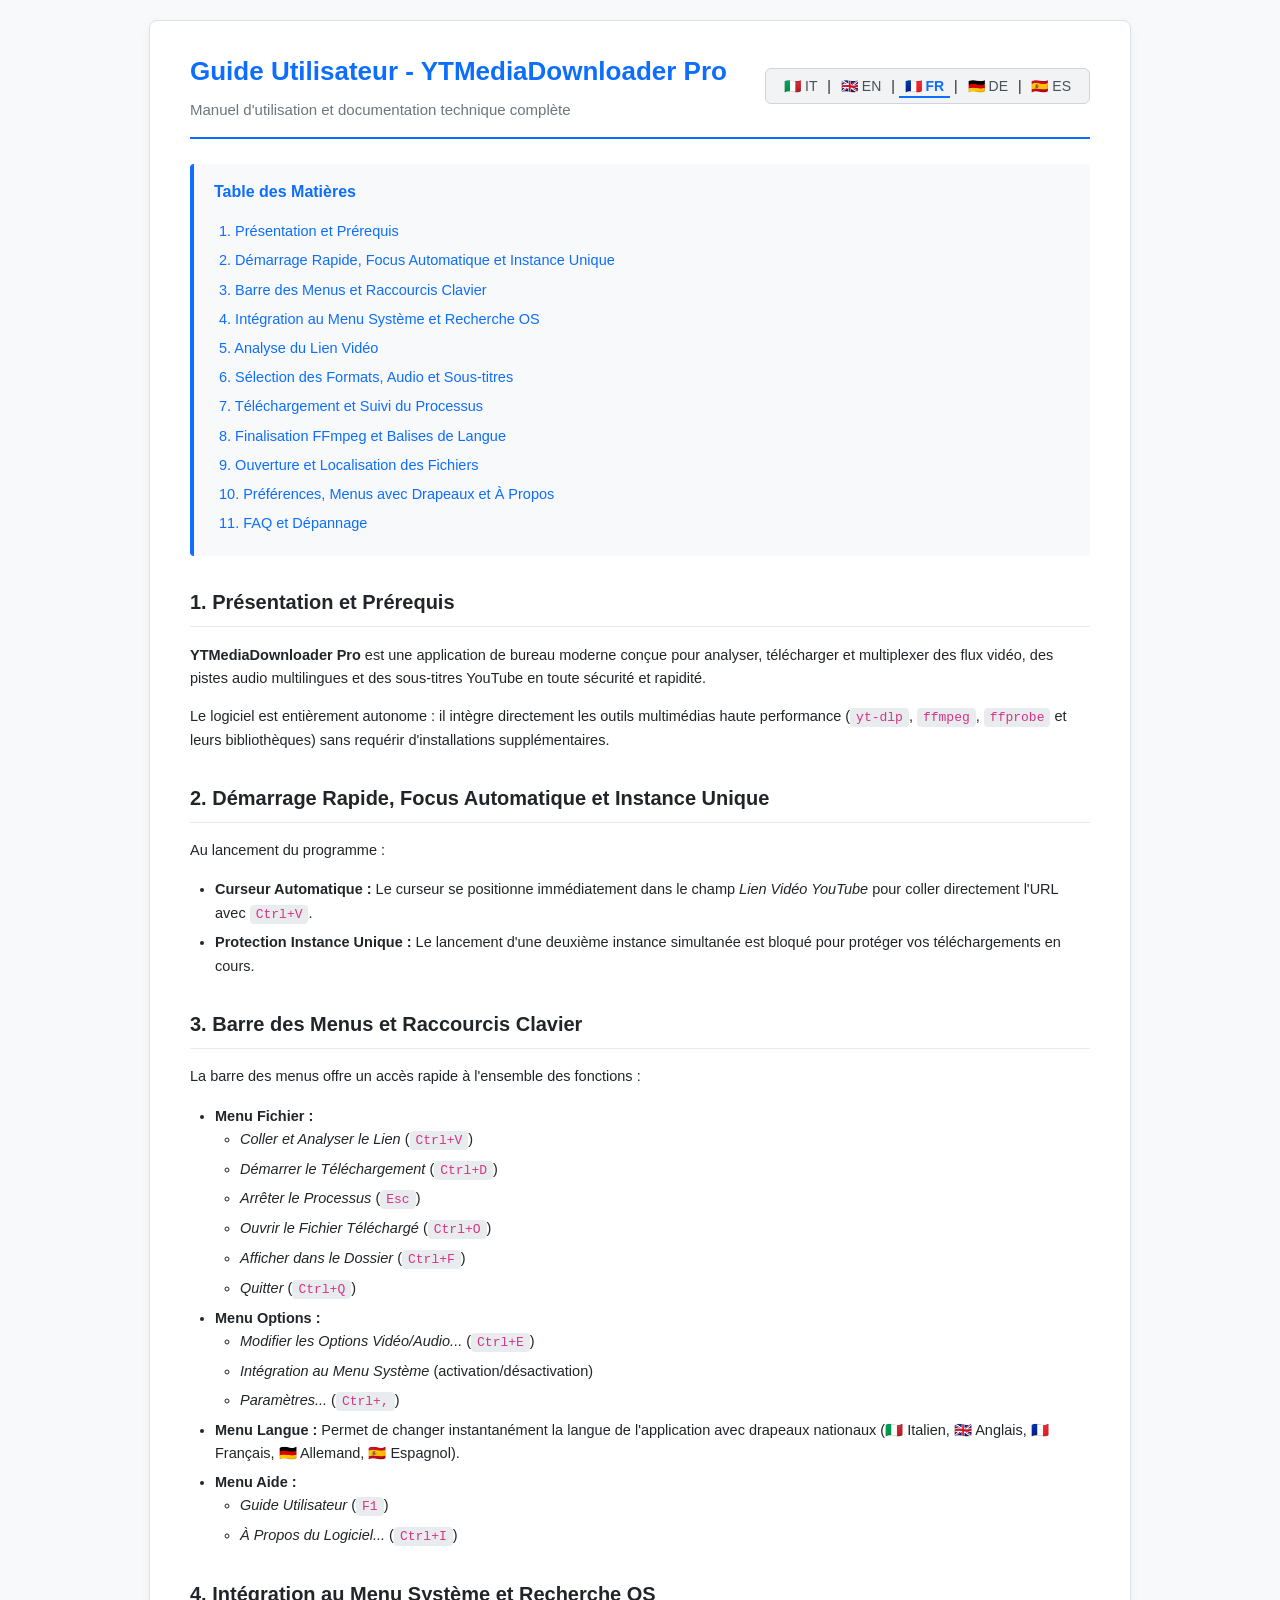
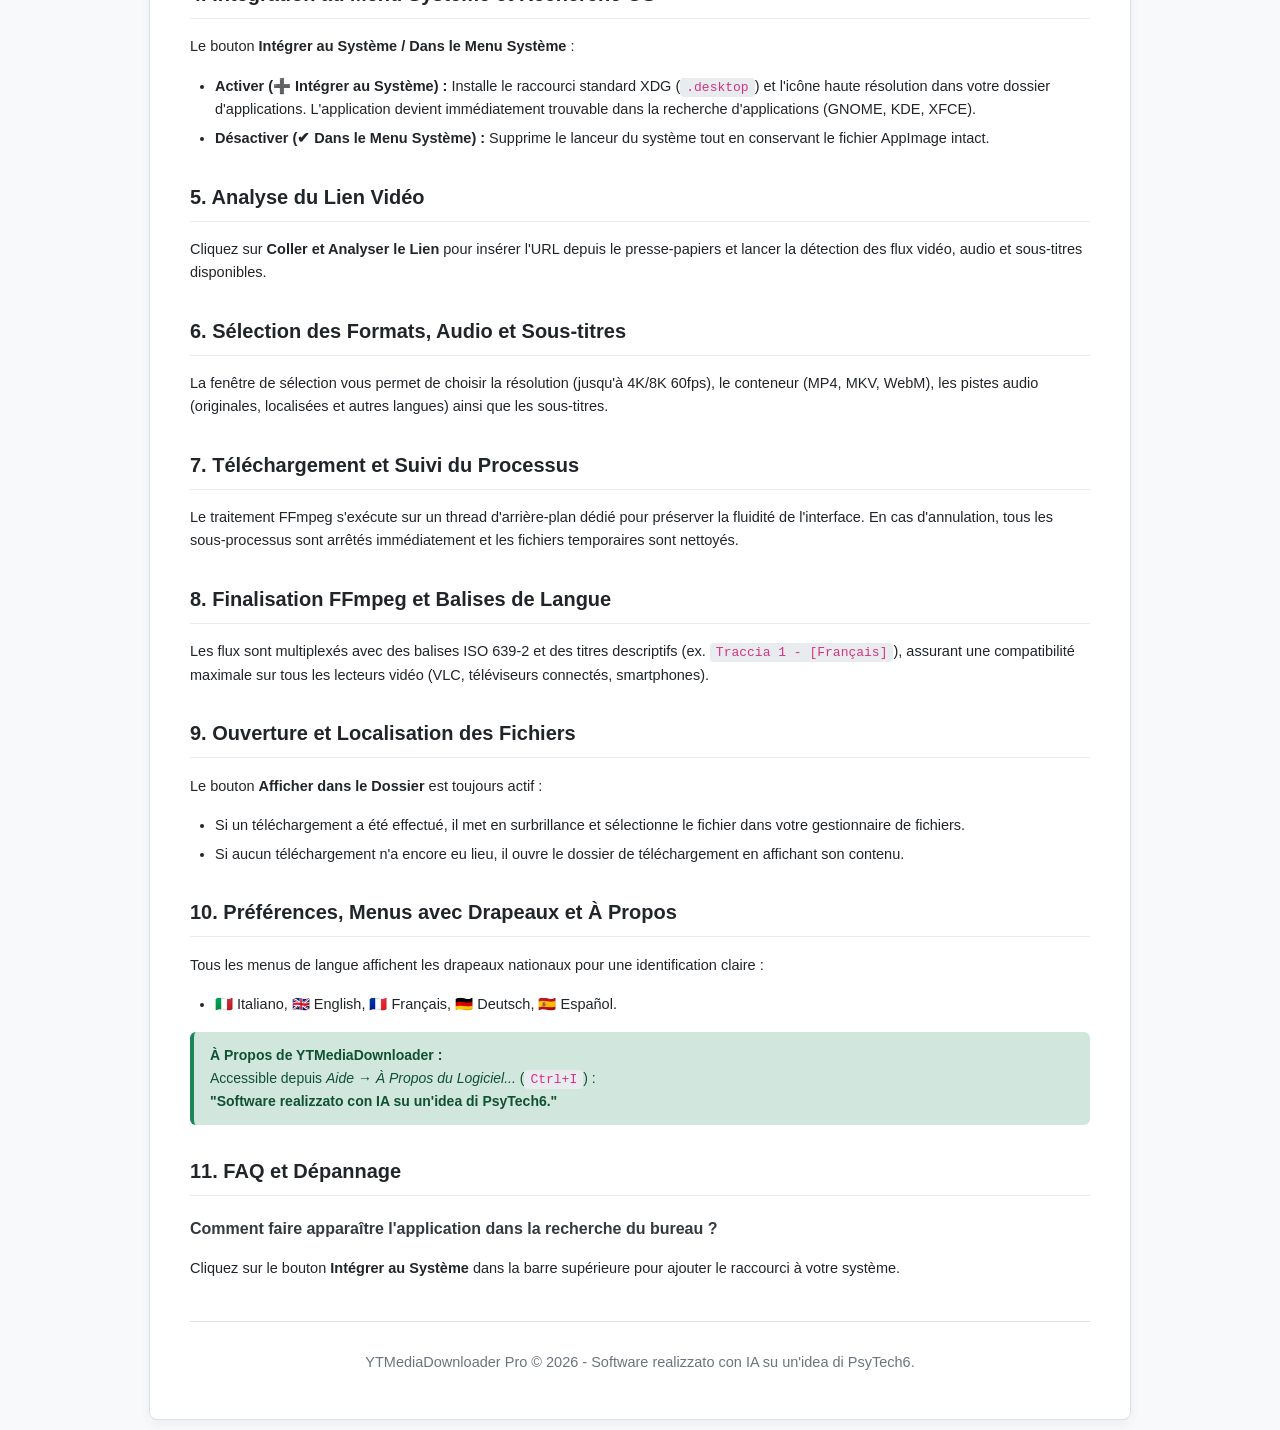
<file: YTMediaDownloader/docs/user-guide/guide_fr.html>
<!DOCTYPE html>
<html lang="fr">
<head>
    <meta charset="UTF-8">
    <meta name="viewport" content="width=device-width, initial-scale=1.0">
    <title>Guide Utilisateur - YTMediaDownloader Pro</title>
    <link rel="stylesheet" href="style.css">
</head>
<body>
    <div class="container">
        <header>
            <div class="header-top">
                <div>
                    <h1>Guide Utilisateur - YTMediaDownloader Pro</h1>
                    <p class="subtitle">Manuel d'utilisation et documentation technique complète</p>
                </div>
                <div class="lang-selector">
                    <a href="guide_it.html">🇮🇹 IT</a> |
                    <a href="guide_en.html">🇬🇧 EN</a> |
                    <a href="guide_fr.html" class="active">🇫🇷 FR</a> |
                    <a href="guide_de.html">🇩🇪 DE</a> |
                    <a href="guide_es.html">🇪🇸 ES</a>
                </div>
            </div>
        </header>

        <nav class="toc">
            <h3>Table des Matières</h3>
            <ul>
                <li><a href="#intro">1. Présentation et Prérequis</a></li>
                <li><a href="#startup">2. Démarrage Rapide, Focus Automatique et Instance Unique</a></li>
                <li><a href="#menubar">3. Barre des Menus et Raccourcis Clavier</a></li>
                <li><a href="#system">4. Intégration au Menu Système et Recherche OS</a></li>
                <li><a href="#analysis">5. Analyse du Lien Vidéo</a></li>
                <li><a href="#options">6. Sélection des Formats, Audio et Sous-titres</a></li>
                <li><a href="#download">7. Téléchargement et Suivi du Processus</a></li>
                <li><a href="#finalization">8. Finalisation FFmpeg et Balises de Langue</a></li>
                <li><a href="#file-manager">9. Ouverture et Localisation des Fichiers</a></li>
                <li><a href="#settings">10. Préférences, Menus avec Drapeaux et À Propos</a></li>
                <li><a href="#faq">11. FAQ et Dépannage</a></li>
            </ul>
        </nav>

        <section id="intro">
            <h2>1. Présentation et Prérequis</h2>
            <p><strong>YTMediaDownloader Pro</strong> est une application de bureau moderne conçue pour analyser, télécharger et multiplexer des flux vidéo, des pistes audio multilingues et des sous-titres YouTube en toute sécurité et rapidité.</p>
            <p>Le logiciel est entièrement autonome : il intègre directement les outils multimédias haute performance (<code>yt-dlp</code>, <code>ffmpeg</code>, <code>ffprobe</code> et leurs bibliothèques) sans requérir d'installations supplémentaires.</p>
        </section>

        <section id="startup">
            <h2>2. Démarrage Rapide, Focus Automatique et Instance Unique</h2>
            <p>Au lancement du programme :</p>
            <ul>
                <li><strong>Curseur Automatique :</strong> Le curseur se positionne immédiatement dans le champ <em>Lien Vidéo YouTube</em> pour coller directement l'URL avec <code>Ctrl+V</code>.</li>
                <li><strong>Protection Instance Unique :</strong> Le lancement d'une deuxième instance simultanée est bloqué pour protéger vos téléchargements en cours.</li>
            </ul>
        </section>

        <section id="menubar">
            <h2>3. Barre des Menus et Raccourcis Clavier</h2>
            <p>La barre des menus offre un accès rapide à l'ensemble des fonctions :</p>
            <ul>
                <li><strong>Menu Fichier :</strong>
                    <ul>
                        <li><em>Coller et Analyser le Lien</em> (<code>Ctrl+V</code>)</li>
                        <li><em>Démarrer le Téléchargement</em> (<code>Ctrl+D</code>)</li>
                        <li><em>Arrêter le Processus</em> (<code>Esc</code>)</li>
                        <li><em>Ouvrir le Fichier Téléchargé</em> (<code>Ctrl+O</code>)</li>
                        <li><em>Afficher dans le Dossier</em> (<code>Ctrl+F</code>)</li>
                        <li><em>Quitter</em> (<code>Ctrl+Q</code>)</li>
                    </ul>
                </li>
                <li><strong>Menu Options :</strong>
                    <ul>
                        <li><em>Modifier les Options Vidéo/Audio...</em> (<code>Ctrl+E</code>)</li>
                        <li><em>Intégration au Menu Système</em> (activation/désactivation)</li>
                        <li><em>Paramètres...</em> (<code>Ctrl+,</code>)</li>
                    </ul>
                </li>
                <li><strong>Menu Langue :</strong>
                    Permet de changer instantanément la langue de l'application avec drapeaux nationaux (🇮🇹 Italien, 🇬🇧 Anglais, 🇫🇷 Français, 🇩🇪 Allemand, 🇪🇸 Espagnol).
                </li>
                <li><strong>Menu Aide :</strong>
                    <ul>
                        <li><em>Guide Utilisateur</em> (<code>F1</code>)</li>
                        <li><em>À Propos du Logiciel...</em> (<code>Ctrl+I</code>)</li>
                    </ul>
                </li>
            </ul>
        </section>

        <section id="system">
            <h2>4. Intégration au Menu Système et Recherche OS</h2>
            <p>Le bouton <strong>Intégrer au Système / Dans le Menu Système</strong> :</p>
            <ul>
                <li><strong>Activer (➕ Intégrer au Système) :</strong> Installe le raccourci standard XDG (<code>.desktop</code>) et l'icône haute résolution dans votre dossier d'applications. L'application devient immédiatement trouvable dans la recherche d'applications (GNOME, KDE, XFCE).</li>
                <li><strong>Désactiver (✔ Dans le Menu Système) :</strong> Supprime le lanceur du système tout en conservant le fichier AppImage intact.</li>
            </ul>
        </section>

        <section id="analysis">
            <h2>5. Analyse du Lien Vidéo</h2>
            <p>Cliquez sur <strong>Coller et Analyser le Lien</strong> pour insérer l'URL depuis le presse-papiers et lancer la détection des flux vidéo, audio et sous-titres disponibles.</p>
        </section>

        <section id="options">
            <h2>6. Sélection des Formats, Audio et Sous-titres</h2>
            <p>La fenêtre de sélection vous permet de choisir la résolution (jusqu'à 4K/8K 60fps), le conteneur (MP4, MKV, WebM), les pistes audio (originales, localisées et autres langues) ainsi que les sous-titres.</p>
        </section>

        <section id="download">
            <h2>7. Téléchargement et Suivi du Processus</h2>
            <p>Le traitement FFmpeg s'exécute sur un thread d'arrière-plan dédié pour préserver la fluidité de l'interface. En cas d'annulation, tous les sous-processus sont arrêtés immédiatement et les fichiers temporaires sont nettoyés.</p>
        </section>

        <section id="finalization">
            <h2>8. Finalisation FFmpeg et Balises de Langue</h2>
            <p>Les flux sont multiplexés avec des balises ISO 639-2 et des titres descriptifs (ex. <code>Traccia 1 - [Français]</code>), assurant une compatibilité maximale sur tous les lecteurs vidéo (VLC, téléviseurs connectés, smartphones).</p>
        </section>

        <section id="file-manager">
            <h2>9. Ouverture et Localisation des Fichiers</h2>
            <p>Le bouton <strong>Afficher dans le Dossier</strong> est toujours actif :</p>
            <ul>
                <li>Si un téléchargement a été effectué, il met en surbrillance et sélectionne le fichier dans votre gestionnaire de fichiers.</li>
                <li>Si aucun téléchargement n'a encore eu lieu, il ouvre le dossier de téléchargement en affichant son contenu.</li>
            </ul>
        </section>

        <section id="settings">
            <h2>10. Préférences, Menus avec Drapeaux et À Propos</h2>
            <p>Tous les menus de langue affichent les drapeaux nationaux pour une identification claire :</p>
            <ul>
                <li>🇮🇹 Italiano, 🇬🇧 English, 🇫🇷 Français, 🇩🇪 Deutsch, 🇪🇸 Español.</li>
            </ul>
            <div class="callout callout-tip">
                <strong>À Propos de YTMediaDownloader :</strong>
                <br>Accessible depuis <em>Aide &rarr; À Propos du Logiciel...</em> (<code>Ctrl+I</code>) :
                <br><strong>"Software realizzato con IA su un'idea di PsyTech6."</strong>
            </div>
        </section>

        <section id="faq">
            <h2>11. FAQ et Dépannage</h2>
            <h3>Comment faire apparaître l'application dans la recherche du bureau ?</h3>
            <p>Cliquez sur le bouton <strong>Intégrer au Système</strong> dans la barre supérieure pour ajouter le raccourci à votre système.</p>
        </section>

        <footer>
            <p>YTMediaDownloader Pro &copy; 2026 - Software realizzato con IA su un'idea di PsyTech6.</p>
        </footer>
    </div>
</body>
</html>
</file>
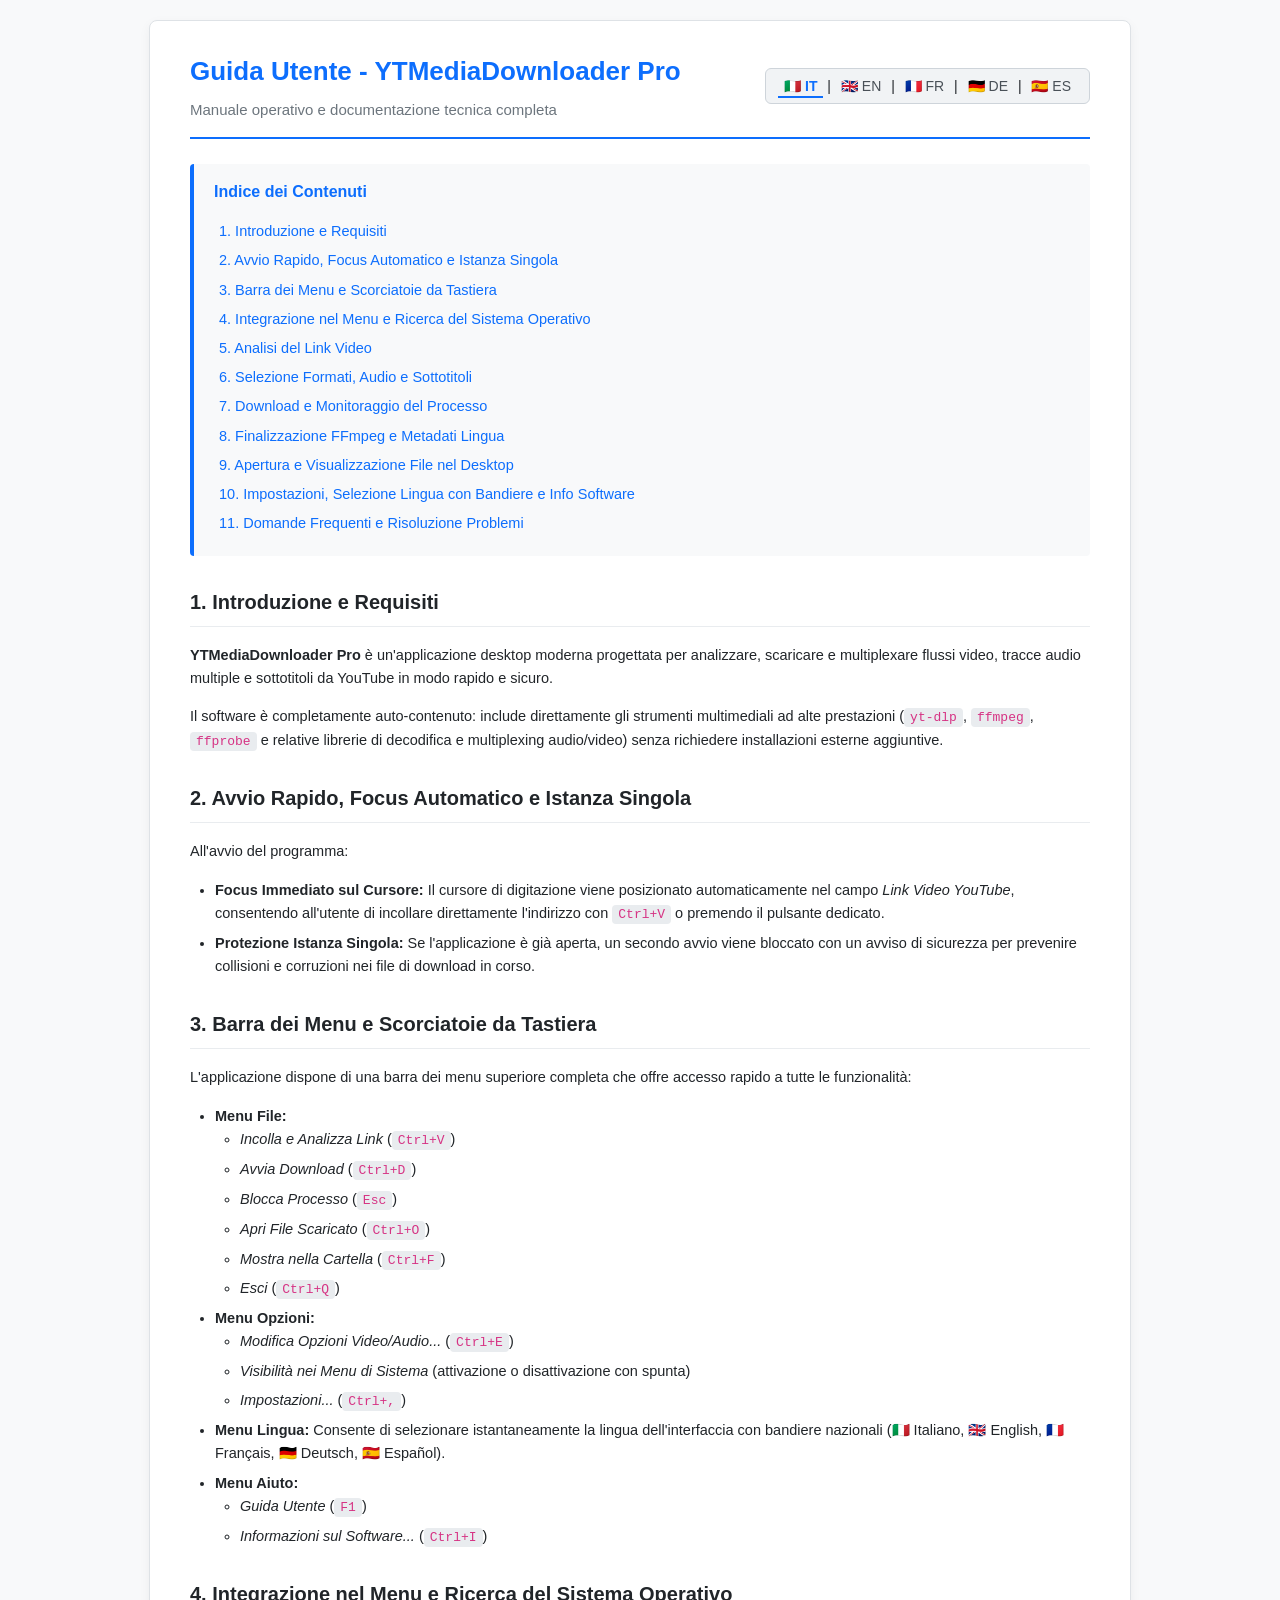
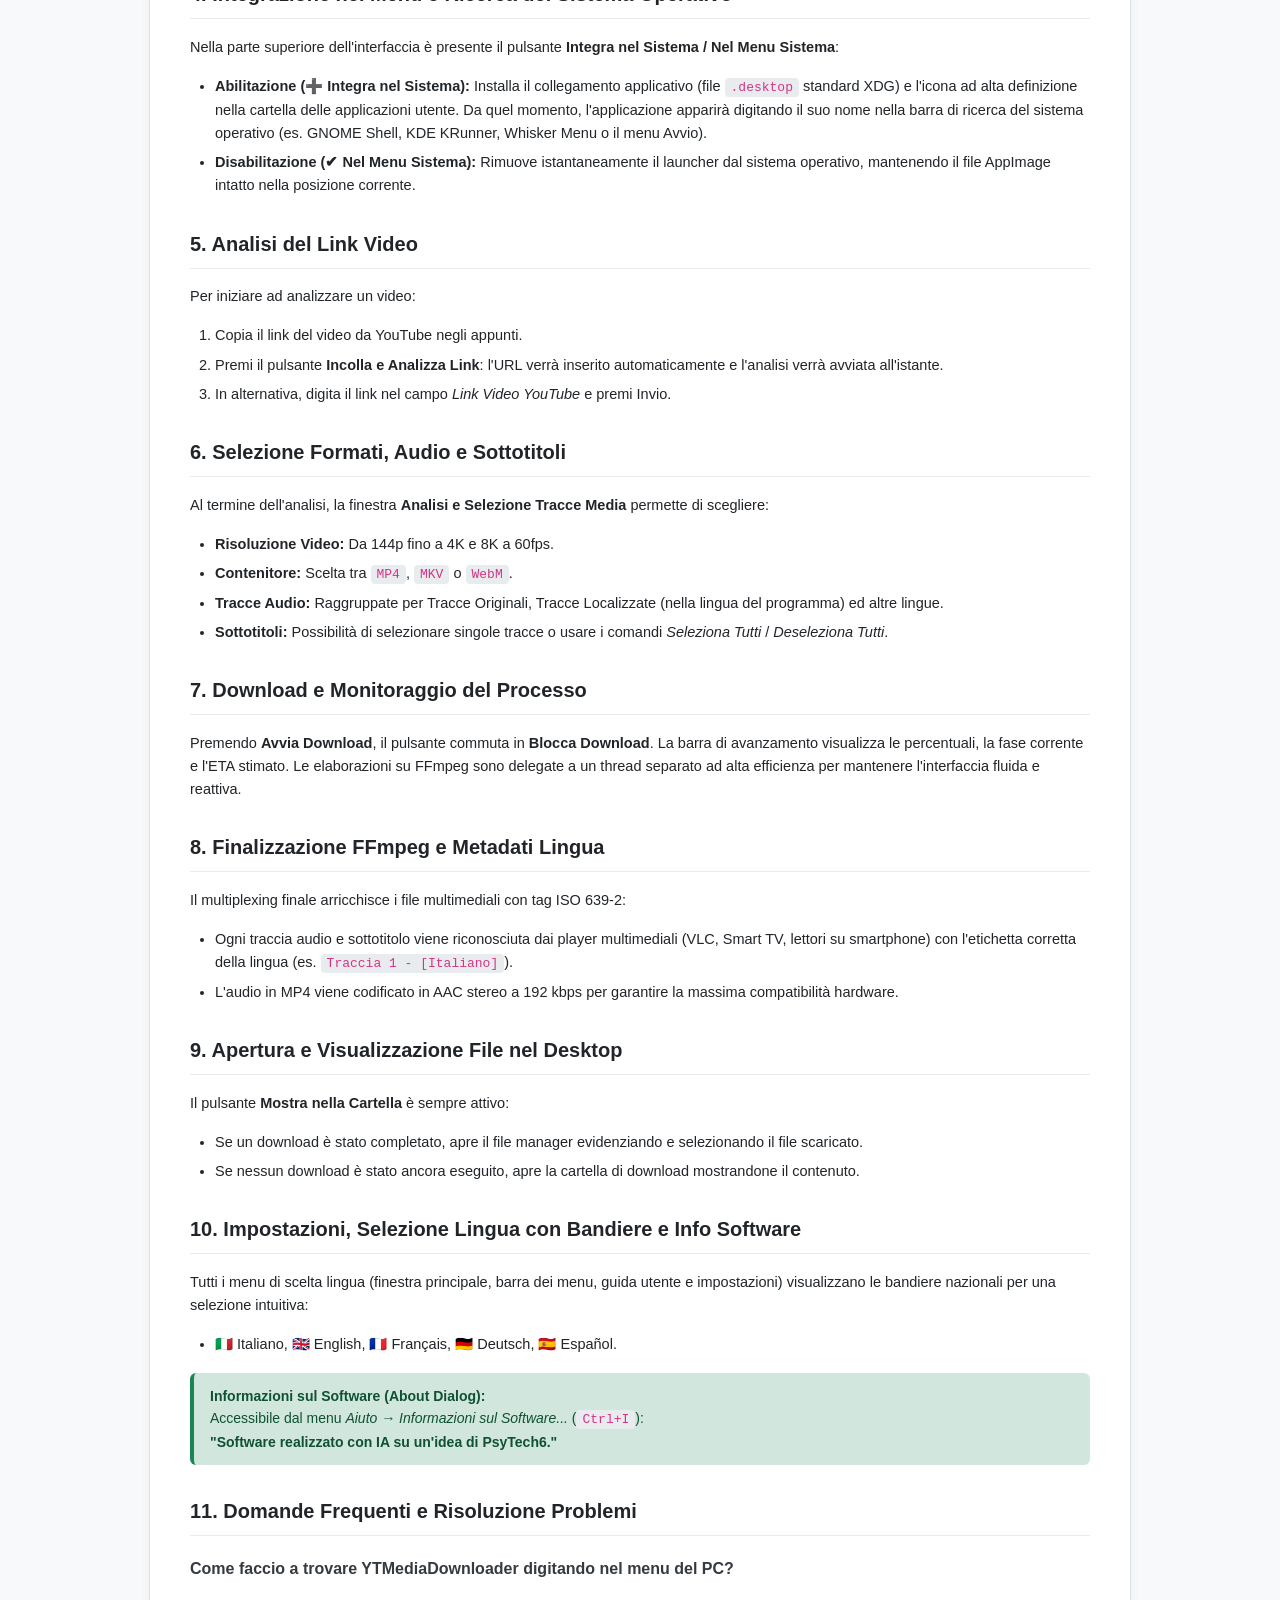
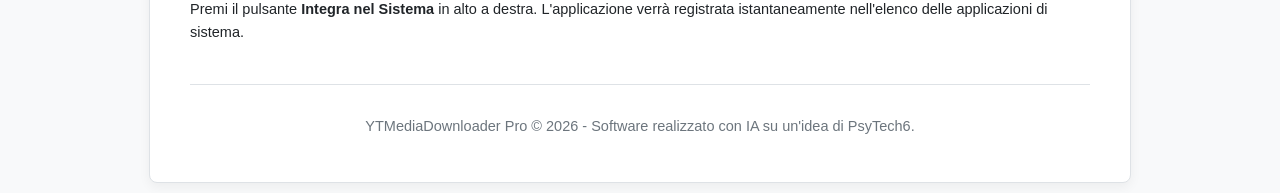
<file: YTMediaDownloader/docs/user-guide/guide_it.html>
<!DOCTYPE html>
<html lang="it">
<head>
    <meta charset="UTF-8">
    <meta name="viewport" content="width=device-width, initial-scale=1.0">
    <title>Guida Utente - YTMediaDownloader Pro</title>
    <link rel="stylesheet" href="style.css">
</head>
<body>
    <div class="container">
        <header>
            <div class="header-top">
                <div>
                    <h1>Guida Utente - YTMediaDownloader Pro</h1>
                    <p class="subtitle">Manuale operativo e documentazione tecnica completa</p>
                </div>
                <div class="lang-selector">
                    <a href="guide_it.html" class="active">🇮🇹 IT</a> |
                    <a href="guide_en.html">🇬🇧 EN</a> |
                    <a href="guide_fr.html">🇫🇷 FR</a> |
                    <a href="guide_de.html">🇩🇪 DE</a> |
                    <a href="guide_es.html">🇪🇸 ES</a>
                </div>
            </div>
        </header>

        <nav class="toc">
            <h3>Indice dei Contenuti</h3>
            <ul>
                <li><a href="#intro">1. Introduzione e Requisiti</a></li>
                <li><a href="#avvio">2. Avvio Rapido, Focus Automatico e Istanza Singola</a></li>
                <li><a href="#menubar">3. Barra dei Menu e Scorciatoie da Tastiera</a></li>
                <li><a href="#sistema">4. Integrazione nel Menu e Ricerca del Sistema Operativo</a></li>
                <li><a href="#analisi">5. Analisi del Link Video</a></li>
                <li><a href="#opzioni">6. Selezione Formati, Audio e Sottotitoli</a></li>
                <li><a href="#download">7. Download e Monitoraggio del Processo</a></li>
                <li><a href="#finalizzazione">8. Finalizzazione FFmpeg e Metadati Lingua</a></li>
                <li><a href="#file-manager">9. Apertura e Visualizzazione File nel Desktop</a></li>
                <li><a href="#impostazioni">10. Impostazioni, Selezione Lingua con Bandiere e Info Software</a></li>
                <li><a href="#faq">11. Domande Frequenti e Risoluzione Problemi</a></li>
            </ul>
        </nav>

        <section id="intro">
            <h2>1. Introduzione e Requisiti</h2>
            <p><strong>YTMediaDownloader Pro</strong> è un'applicazione desktop moderna progettata per analizzare, scaricare e multiplexare flussi video, tracce audio multiple e sottotitoli da YouTube in modo rapido e sicuro.</p>
            <p>Il software è completamente auto-contenuto: include direttamente gli strumenti multimediali ad alte prestazioni (<code>yt-dlp</code>, <code>ffmpeg</code>, <code>ffprobe</code> e relative librerie di decodifica e multiplexing audio/video) senza richiedere installazioni esterne aggiuntive.</p>
        </section>

        <section id="avvio">
            <h2>2. Avvio Rapido, Focus Automatico e Istanza Singola</h2>
            <p>All'avvio del programma:</p>
            <ul>
                <li><strong>Focus Immediato sul Cursore:</strong> Il cursore di digitazione viene posizionato automaticamente nel campo <em>Link Video YouTube</em>, consentendo all'utente di incollare direttamente l'indirizzo con <code>Ctrl+V</code> o premendo il pulsante dedicato.</li>
                <li><strong>Protezione Istanza Singola:</strong> Se l'applicazione è già aperta, un secondo avvio viene bloccato con un avviso di sicurezza per prevenire collisioni e corruzioni nei file di download in corso.</li>
            </ul>
        </section>

        <section id="menubar">
            <h2>3. Barra dei Menu e Scorciatoie da Tastiera</h2>
            <p>L'applicazione dispone di una barra dei menu superiore completa che offre accesso rapido a tutte le funzionalità:</p>
            <ul>
                <li><strong>Menu File:</strong>
                    <ul>
                        <li><em>Incolla e Analizza Link</em> (<code>Ctrl+V</code>)</li>
                        <li><em>Avvia Download</em> (<code>Ctrl+D</code>)</li>
                        <li><em>Blocca Processo</em> (<code>Esc</code>)</li>
                        <li><em>Apri File Scaricato</em> (<code>Ctrl+O</code>)</li>
                        <li><em>Mostra nella Cartella</em> (<code>Ctrl+F</code>)</li>
                        <li><em>Esci</em> (<code>Ctrl+Q</code>)</li>
                    </ul>
                </li>
                <li><strong>Menu Opzioni:</strong>
                    <ul>
                        <li><em>Modifica Opzioni Video/Audio...</em> (<code>Ctrl+E</code>)</li>
                        <li><em>Visibilità nei Menu di Sistema</em> (attivazione o disattivazione con spunta)</li>
                        <li><em>Impostazioni...</em> (<code>Ctrl+,</code>)</li>
                    </ul>
                </li>
                <li><strong>Menu Lingua:</strong>
                    Consente di selezionare istantaneamente la lingua dell'interfaccia con bandiere nazionali (🇮🇹 Italiano, 🇬🇧 English, 🇫🇷 Français, 🇩🇪 Deutsch, 🇪🇸 Español).
                </li>
                <li><strong>Menu Aiuto:</strong>
                    <ul>
                        <li><em>Guida Utente</em> (<code>F1</code>)</li>
                        <li><em>Informazioni sul Software...</em> (<code>Ctrl+I</code>)</li>
                    </ul>
                </li>
            </ul>
        </section>

        <section id="sistema">
            <h2>4. Integrazione nel Menu e Ricerca del Sistema Operativo</h2>
            <p>Nella parte superiore dell'interfaccia è presente il pulsante <strong>Integra nel Sistema / Nel Menu Sistema</strong>:</p>
            <ul>
                <li><strong>Abilitazione (➕ Integra nel Sistema):</strong> Installa il collegamento applicativo (file <code>.desktop</code> standard XDG) e l'icona ad alta definizione nella cartella delle applicazioni utente. Da quel momento, l'applicazione apparirà digitando il suo nome nella barra di ricerca del sistema operativo (es. GNOME Shell, KDE KRunner, Whisker Menu o il menu Avvio).</li>
                <li><strong>Disabilitazione (✔ Nel Menu Sistema):</strong> Rimuove istantaneamente il launcher dal sistema operativo, mantenendo il file AppImage intatto nella posizione corrente.</li>
            </ul>
        </section>

        <section id="analisi">
            <h2>5. Analisi del Link Video</h2>
            <p>Per iniziare ad analizzare un video:</p>
            <ol>
                <li>Copia il link del video da YouTube negli appunti.</li>
                <li>Premi il pulsante <strong>Incolla e Analizza Link</strong>: l'URL verrà inserito automaticamente e l'analisi verrà avviata all'istante.</li>
                <li>In alternativa, digita il link nel campo <em>Link Video YouTube</em> e premi Invio.</li>
            </ol>
        </section>

        <section id="opzioni">
            <h2>6. Selezione Formati, Audio e Sottotitoli</h2>
            <p>Al termine dell'analisi, la finestra <strong>Analisi e Selezione Tracce Media</strong> permette di scegliere:</p>
            <ul>
                <li><strong>Risoluzione Video:</strong> Da 144p fino a 4K e 8K a 60fps.</li>
                <li><strong>Contenitore:</strong> Scelta tra <code>MP4</code>, <code>MKV</code> o <code>WebM</code>.</li>
                <li><strong>Tracce Audio:</strong> Raggruppate per Tracce Originali, Tracce Localizzate (nella lingua del programma) ed altre lingue.</li>
                <li><strong>Sottotitoli:</strong> Possibilità di selezionare singole tracce o usare i comandi <em>Seleziona Tutti</em> / <em>Deseleziona Tutti</em>.</li>
            </ul>
        </section>

        <section id="download">
            <h2>7. Download e Monitoraggio del Processo</h2>
            <p>Premendo <strong>Avvia Download</strong>, il pulsante commuta in <strong>Blocca Download</strong>. La barra di avanzamento visualizza le percentuali, la fase corrente e l'ETA stimato. Le elaborazioni su FFmpeg sono delegate a un thread separato ad alta efficienza per mantenere l'interfaccia fluida e reattiva.</p>
        </section>

        <section id="finalizzazione">
            <h2>8. Finalizzazione FFmpeg e Metadati Lingua</h2>
            <p>Il multiplexing finale arricchisce i file multimediali con tag ISO 639-2:</p>
            <ul>
                <li>Ogni traccia audio e sottotitolo viene riconosciuta dai player multimediali (VLC, Smart TV, lettori su smartphone) con l'etichetta corretta della lingua (es. <code>Traccia 1 - [Italiano]</code>).</li>
                <li>L'audio in MP4 viene codificato in AAC stereo a 192 kbps per garantire la massima compatibilità hardware.</li>
            </ul>
        </section>

        <section id="file-manager">
            <h2>9. Apertura e Visualizzazione File nel Desktop</h2>
            <p>Il pulsante <strong>Mostra nella Cartella</strong> è sempre attivo:</p>
            <ul>
                <li>Se un download è stato completato, apre il file manager evidenziando e selezionando il file scaricato.</li>
                <li>Se nessun download è stato ancora eseguito, apre la cartella di download mostrandone il contenuto.</li>
            </ul>
        </section>

        <section id="impostazioni">
            <h2>10. Impostazioni, Selezione Lingua con Bandiere e Info Software</h2>
            <p>Tutti i menu di scelta lingua (finestra principale, barra dei menu, guida utente e impostazioni) visualizzano le bandiere nazionali per una selezione intuitiva:</p>
            <ul>
                <li>🇮🇹 Italiano, 🇬🇧 English, 🇫🇷 Français, 🇩🇪 Deutsch, 🇪🇸 Español.</li>
            </ul>
            <div class="callout callout-tip">
                <strong>Informazioni sul Software (About Dialog):</strong>
                <br>Accessibile dal menu <em>Aiuto &rarr; Informazioni sul Software...</em> (<code>Ctrl+I</code>):
                <br><strong>"Software realizzato con IA su un'idea di PsyTech6."</strong>
            </div>
        </section>

        <section id="faq">
            <h2>11. Domande Frequenti e Risoluzione Problemi</h2>
            <h3>Come faccio a trovare YTMediaDownloader digitando nel menu del PC?</h3>
            <p>Premi il pulsante <strong>Integra nel Sistema</strong> in alto a destra. L'applicazione verrà registrata istantaneamente nell'elenco delle applicazioni di sistema.</p>
        </section>

        <footer>
            <p>YTMediaDownloader Pro &copy; 2026 - Software realizzato con IA su un'idea di PsyTech6.</p>
        </footer>
    </div>
</body>
</html>
</file>
<file: YTMediaDownloader/docs/user-guide/style.css>
/* Stili generali per la Guida Utente YTMediaDownloader */
body {
    font-family: -apple-system, BlinkMacSystemFont, "Segoe UI", Roboto, Helvetica, Arial, sans-serif;
    line-height: 1.6;
    color: #212529;
    background-color: #f8f9fa;
    margin: 0;
    padding: 0;
}

.container {
    max-width: 900px;
    margin: 20px auto;
    background: #ffffff;
    padding: 30px 40px;
    border-radius: 8px;
    border: 1px solid #dee2e6;
    box-shadow: 0 4px 12px rgba(0,0,0,0.05);
}

header {
    border-bottom: 2px solid #0d6efd;
    padding-bottom: 15px;
    margin-bottom: 25px;
}

.header-top {
    display: flex;
    justify-content: space-between;
    align-items: center;
    flex-wrap: wrap;
    gap: 10px;
}

h1 {
    color: #0d6efd;
    margin: 0 0 5px 0;
    font-size: 26px;
}

.subtitle {
    color: #6c757d;
    margin: 0;
    font-size: 15px;
}

.lang-selector {
    background: #f1f3f5;
    padding: 6px 12px;
    border-radius: 6px;
    border: 1px solid #ced4da;
    display: inline-block;
    font-size: 14px;
}

.lang-selector a {
    color: #495057;
    text-decoration: none;
    padding: 2px 6px;
    font-weight: 500;
}

.lang-selector a:hover {
    color: #0d6efd;
    text-decoration: underline;
}

.lang-selector a.active {
    color: #0d6efd;
    font-weight: bold;
    border-bottom: 2px solid #0d6efd;
}

h2 {
    color: #212529;
    border-bottom: 1px solid #e9ecef;
    padding-bottom: 8px;
    margin-top: 30px;
    font-size: 20px;
}

h3 {
    color: #343a40;
    margin-top: 20px;
    font-size: 16px;
}

p, li {
    font-size: 14.5px;
}

ul, ol {
    padding-left: 25px;
}

li {
    margin-bottom: 6px;
}

.toc {
    background-color: #f8f9fa;
    border-left: 4px solid #0d6efd;
    padding: 15px 20px;
    margin: 20px 0;
    border-radius: 4px;
}

.toc h3 {
    margin-top: 0;
    color: #0d6efd;
}

.toc ul {
    list-style-type: none;
    padding-left: 5px;
    margin-bottom: 0;
}

.toc a {
    color: #0d6efd;
    text-decoration: none;
    font-weight: 500;
}

.toc a:hover {
    text-decoration: underline;
}

.badge {
    display: inline-block;
    padding: 3px 8px;
    font-size: 12px;
    font-weight: bold;
    color: #ffffff;
    background-color: #0d6efd;
    border-radius: 4px;
}

.badge-success { background-color: #198754; }
.badge-warning { background-color: #ffc107; color: #000; }
.badge-info { background-color: #0dcaf0; color: #000; }

.callout {
    padding: 12px 16px;
    margin: 15px 0;
    border-radius: 6px;
    border-left: 4px solid #0d6efd;
    background-color: #e7f1ff;
    font-size: 14px;
}

.callout-tip {
    border-left-color: #198754;
    background-color: #d1e7dd;
    color: #0f5132;
}

.callout-warning {
    border-left-color: #ffc107;
    background-color: #fff3cd;
    color: #664d03;
}

table {
    width: 100%;
    border-collapse: collapse;
    margin: 20px 0;
    font-size: 14px;
}

table, th, td {
    border: 1px solid #dee2e6;
}

th {
    background-color: #e9ecef;
    padding: 10px;
    text-align: left;
    font-weight: 600;
}

td {
    padding: 8px 10px;
}

code {
    background-color: #e9ecef;
    padding: 2px 6px;
    border-radius: 4px;
    font-family: SFMono-Regular, Menlo, Monaco, Consolas, monospace;
    font-size: 13px;
    color: #d63384;
}

pre {
    background-color: #212529;
    color: #f8f9fa;
    padding: 12px;
    border-radius: 6px;
    overflow-x: auto;
    font-size: 13px;
}

footer {
    margin-top: 40px;
    padding-top: 15px;
    border-top: 1px solid #dee2e6;
    color: #6c757d;
    font-size: 13px;
    text-align: center;
}
</file>
